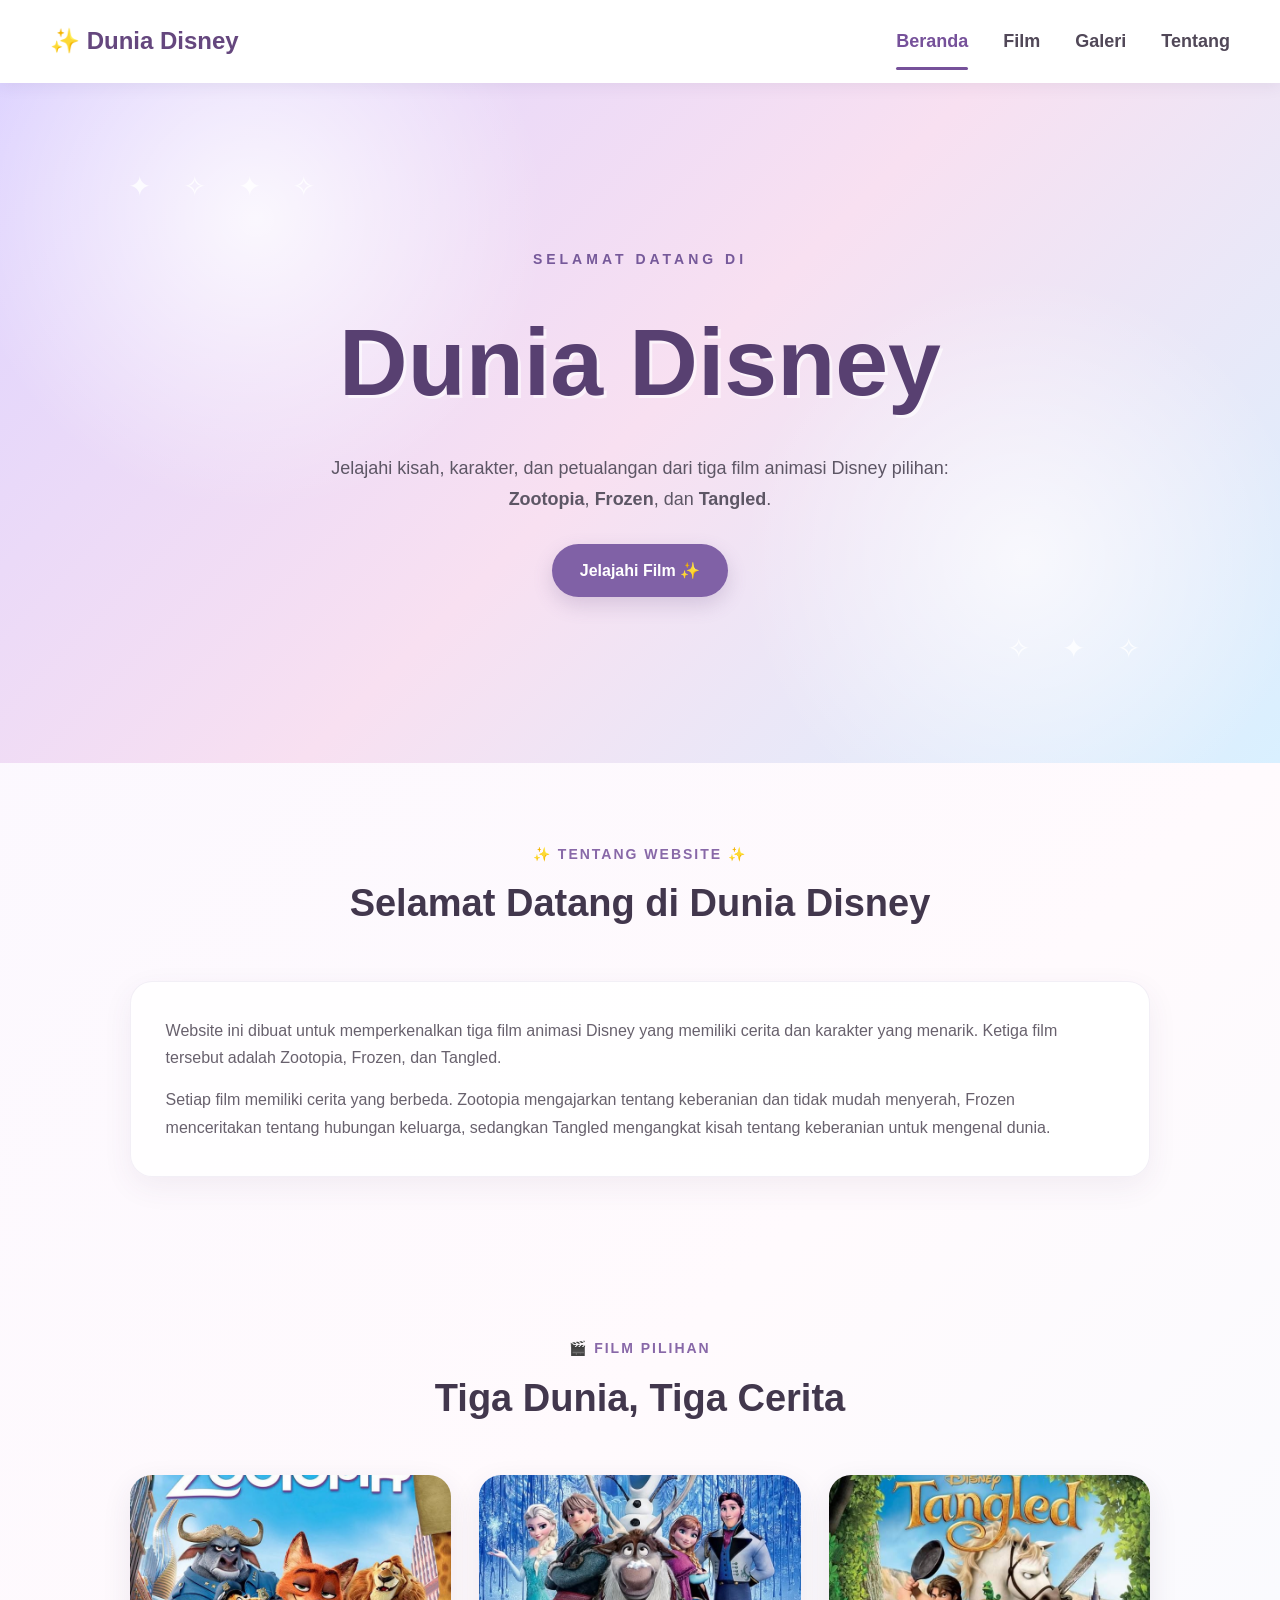
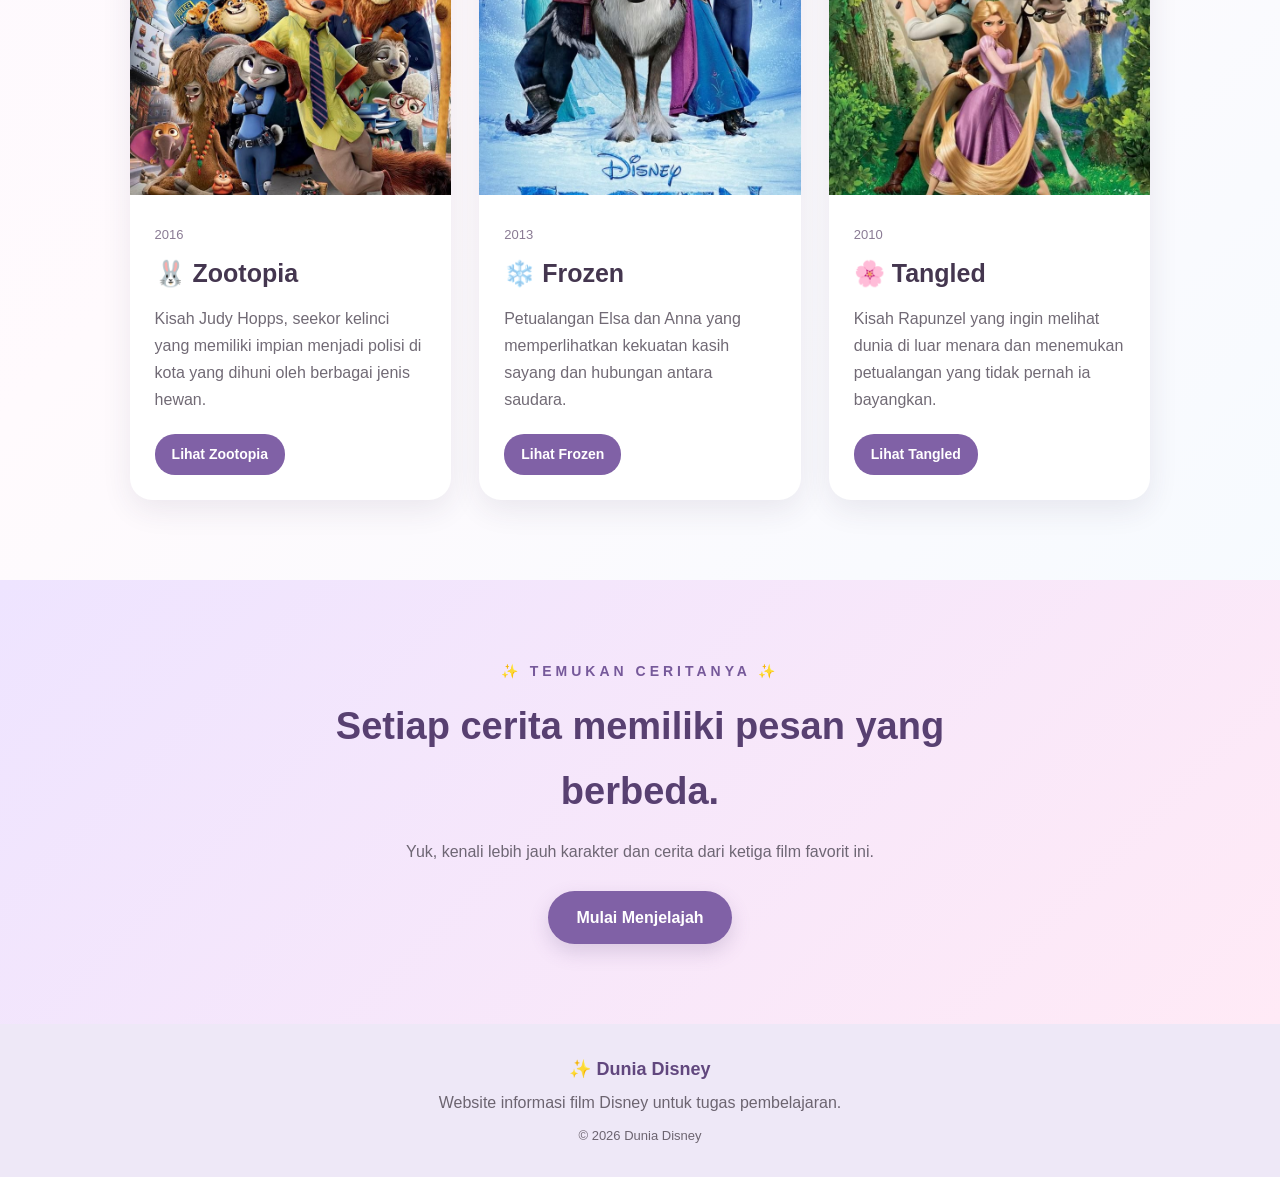
<file: index.html>
<!DOCTYPE html>
<html lang="id">

<head>
    <meta charset="UTF-8">
    <meta name="viewport" content="width=device-width, initial-scale=1.0">

    <title>Dunia Disney | Beranda</title>

    <!-- Menghubungkan HTML dengan CSS -->
    <link rel="stylesheet" href="css/style.css">
</head>


<body>

    <!-- ================= NAVBAR ================= -->

    <header class="navbar">

        <div class="logo">
            ✨ Dunia Disney
        </div>

        <div class="menu">

            <!-- Hanya Beranda yang aktif -->
            <a href="index.html" class="aktif">
                Beranda
            </a>

            <a href="movies.html">
                Film
            </a>

            <a href="gallery.html">
                Galeri
            </a>

            <a href="about.html">
                Tentang
            </a>

        </div>

    </header>


    <!-- ================= HERO ================= -->

    <section class="hero">

        <div class="hero-content">

            <p class="teks-kecil">
                SELAMAT DATANG DI
            </p>

            <h1>
                Dunia Disney
            </h1>

            <p class="deskripsi-hero">
                Jelajahi kisah, karakter, dan petualangan
                dari tiga film animasi Disney pilihan:
                <b>Zootopia</b>, <b>Frozen</b>, dan <b>Tangled</b>.
            </p>

            <a href="movies.html" class="tombol">
                Jelajahi Film ✨
            </a>

        </div>

    </section>


    <!-- ================= PENGENALAN ================= -->

    <section class="bagian">

        <div class="judul-bagian">

            <p>
                ✨ TENTANG WEBSITE ✨
            </p>

            <h2>
                Selamat Datang di Dunia Disney
            </h2>

        </div>


        <div class="kotak-pengenalan">

            <p>
                Website ini dibuat untuk memperkenalkan tiga film
                animasi Disney yang memiliki cerita dan karakter
                yang menarik. Ketiga film tersebut adalah
                Zootopia, Frozen, dan Tangled.
            </p>

            <p>
                Setiap film memiliki cerita yang berbeda.
                Zootopia mengajarkan tentang keberanian dan
                tidak mudah menyerah, Frozen menceritakan tentang
                hubungan keluarga, sedangkan Tangled mengangkat
                kisah tentang keberanian untuk mengenal dunia.
            </p>

        </div>

    </section>


    <!-- ================= FILM PILIHAN ================= -->

    <section class="bagian bagian-film">

        <div class="judul-bagian">

            <p>
                🎬 FILM PILIHAN
            </p>

            <h2>
                Tiga Dunia, Tiga Cerita
            </h2>

        </div>


        <div class="kartu-film">


            <!-- ================= ZOOTOPIA ================= -->

            <div class="film-card">

                <div class="gambar-film">

                    <img
                        src="images/zootopia.jpg"
                        alt="Poster Zootopia"
                    >

                </div>


                <div class="isi-card">

                    <span class="tahun">
                        2016
                    </span>

                    <h3>
                        🐰 Zootopia
                    </h3>

                    <p>
                        Kisah Judy Hopps, seekor kelinci yang
                        memiliki impian menjadi polisi di kota
                        yang dihuni oleh berbagai jenis hewan.
                    </p>

                    <a
                        href="zootopia.html"
                        class="tombol-card"
                    >
                        Lihat Zootopia
                    </a>

                </div>

            </div>


            <!-- ================= FROZEN ================= -->

            <div class="film-card">

                <div class="gambar-film">

                    <img
                        src="images/frozen.jpg"
                        alt="Poster Frozen"
                    >

                </div>


                <div class="isi-card">

                    <span class="tahun">
                        2013
                    </span>

                    <h3>
                        ❄️ Frozen
                    </h3>

                    <p>
                        Petualangan Elsa dan Anna yang
                        memperlihatkan kekuatan kasih sayang
                        dan hubungan antara saudara.
                    </p>

                    <a
                        href="frozen.html"
                        class="tombol-card"
                    >
                        Lihat Frozen
                    </a>

                </div>

            </div>


            <!-- ================= TANGLED ================= -->

            <div class="film-card">

                <div class="gambar-film">

                    <img
                        src="images/tangled.jpg"
                        alt="Poster Tangled"
                    >

                </div>


                <div class="isi-card">

                    <span class="tahun">
                        2010
                    </span>

                    <h3>
                        🌸 Tangled
                    </h3>

                    <p>
                        Kisah Rapunzel yang ingin melihat dunia
                        di luar menara dan menemukan petualangan
                        yang tidak pernah ia bayangkan.
                    </p>

                    <a
                        href="tangled.html"
                        class="tombol-card"
                    >
                        Lihat Tangled
                    </a>

                </div>

            </div>

        </div>

    </section>


    <!-- ================= PESAN ================= -->

    <section class="pesan-section">

        <div class="pesan-box">

            <p class="teks-kecil">
                ✨ TEMUKAN CERITANYA ✨
            </p>

            <h2>
                Setiap cerita memiliki
                pesan yang berbeda.
            </h2>

            <p>
                Yuk, kenali lebih jauh karakter dan cerita
                dari ketiga film favorit ini.
            </p>

            <a href="movies.html" class="tombol">
                Mulai Menjelajah
            </a>

        </div>

    </section>


    <!-- ================= FOOTER ================= -->

    <footer>

        <div class="logo-footer">
            ✨ Dunia Disney
        </div>

        <p>
            Website informasi film Disney untuk tugas pembelajaran.
        </p>

        <p class="copyright">
            © 2026 Dunia Disney
        </p>

    </footer>


    <!-- ================= JAVASCRIPT ================= -->

    <script src="js/script.js"></script>

</body>

</html>
</file>
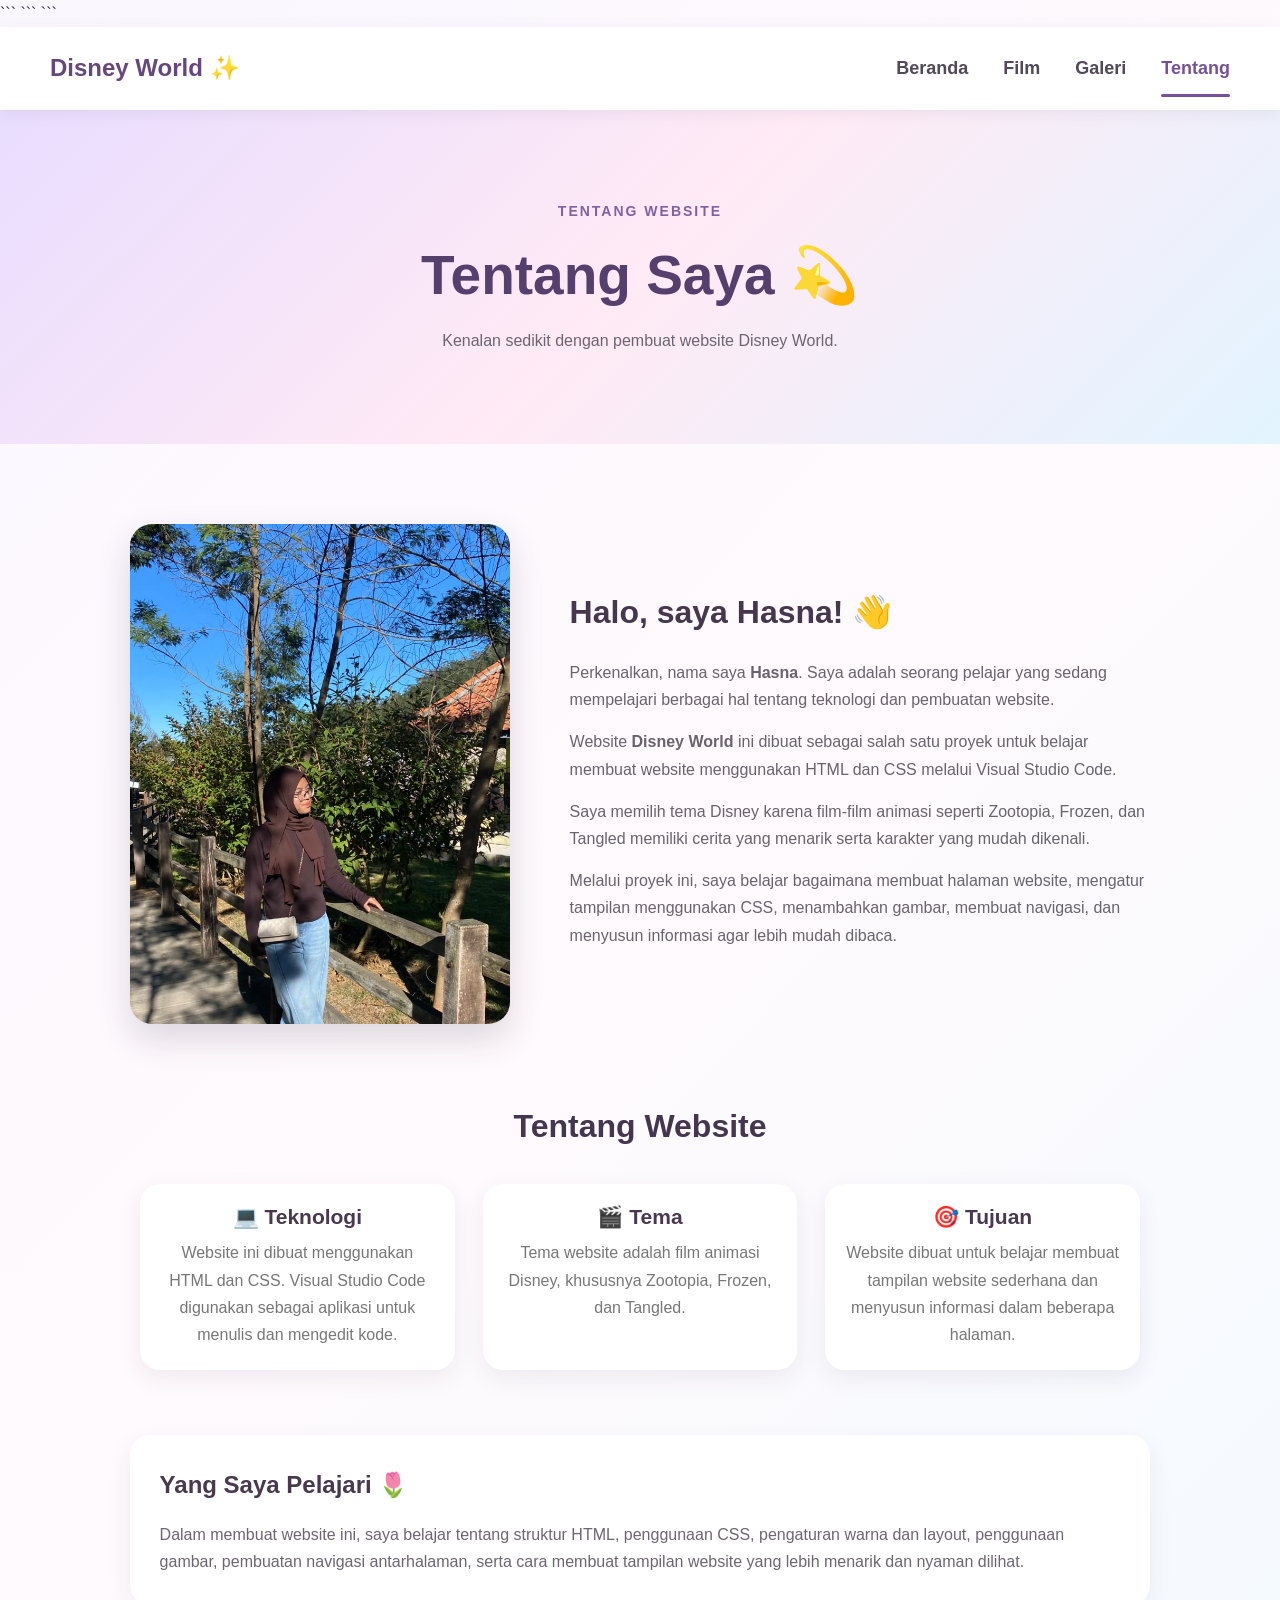
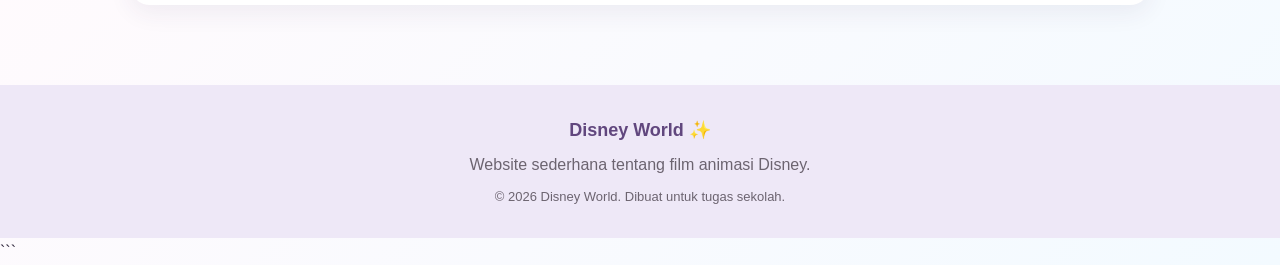
<file: about.html>
<!DOCTYPE html>

<html lang="id">

<head>
    <meta charset="UTF-8">
    <meta name="viewport" content="width=device-width, initial-scale=1.0">

```
<title>Tentang Saya - Disney World</title>

<link rel="stylesheet" href="css/style.css">
```

</head>

<body>

```
<!-- NAVBAR -->
<nav class="navbar">
    <div class="logo">Disney World ✨</div>

    <div class="menu">
        <a href="index.html">Beranda</a>
        <a href="movies.html">Film</a>
        <a href="gallery.html">Galeri</a>
        <a href="about.html" class="aktif">Tentang</a>
    </div>
</nav>


<!-- HEADER -->
<header class="header-halaman">

    <p class="teks-kecil">TENTANG WEBSITE</p>

    <h1>Tentang Saya 💫</h1>

    <p>
        Kenalan sedikit dengan pembuat website Disney World.
    </p>

</header>


<!-- ABOUT ME -->
<section class="detail">

    <div class="informasi-film">

        <!-- FOTO PROFIL -->
        <div class="poster">
            <img src="images/foto-profile.jpg" alt="Foto profil Hasna">
        </div>


        <!-- DESKRIPSI -->
        <div class="deskripsi-film">

            <h2>Halo, saya Hasna! 👋</h2>

            <p>
                Perkenalkan, nama saya <strong>Hasna</strong>.
                Saya adalah seorang pelajar yang sedang mempelajari
                berbagai hal tentang teknologi dan pembuatan website.
            </p>

            <p>
                Website <strong>Disney World</strong> ini dibuat sebagai
                salah satu proyek untuk belajar membuat website
                menggunakan HTML dan CSS melalui Visual Studio Code.
            </p>

            <p>
                Saya memilih tema Disney karena film-film animasi
                seperti Zootopia, Frozen, dan Tangled memiliki cerita
                yang menarik serta karakter yang mudah dikenali.
            </p>

            <p>
                Melalui proyek ini, saya belajar bagaimana membuat
                halaman website, mengatur tampilan menggunakan CSS,
                menambahkan gambar, membuat navigasi, dan menyusun
                informasi agar lebih mudah dibaca.
            </p>

        </div>

    </div>


    <!-- DATA SINGKAT -->
    <div class="bagian-karakter">

        <h2 class="judul-bagian">Tentang Website</h2>

        <div class="karakter-grid">

            <div class="karakter-card">
                <h3>💻 Teknologi</h3>

                <p>
                    Website ini dibuat menggunakan HTML dan CSS.
                    Visual Studio Code digunakan sebagai aplikasi
                    untuk menulis dan mengedit kode.
                </p>
            </div>


            <div class="karakter-card">
                <h3>🎬 Tema</h3>

                <p>
                    Tema website adalah film animasi Disney,
                    khususnya Zootopia, Frozen, dan Tangled.
                </p>
            </div>


            <div class="karakter-card">
                <h3>🎯 Tujuan</h3>

                <p>
                    Website dibuat untuk belajar membuat tampilan
                    website sederhana dan menyusun informasi
                    dalam beberapa halaman.
                </p>
            </div>

        </div>

    </div>


    <!-- KEMAMPUAN -->
    <div class="fakta">

        <h2>Yang Saya Pelajari 🌷</h2>

        <p>
            Dalam membuat website ini, saya belajar tentang struktur
            HTML, penggunaan CSS, pengaturan warna dan layout,
            penggunaan gambar, pembuatan navigasi antarhalaman,
            serta cara membuat tampilan website yang lebih menarik
            dan nyaman dilihat.
        </p>

    </div>

</section>


<!-- FOOTER -->
<footer>

    <div class="logo-footer">
        Disney World ✨
    </div>

    <p>
        Website sederhana tentang film animasi Disney.
    </p>

    <p class="copyright">
        © 2026 Disney World. Dibuat untuk tugas sekolah.
    </p>

</footer>
```

</body>
</html>
</file>
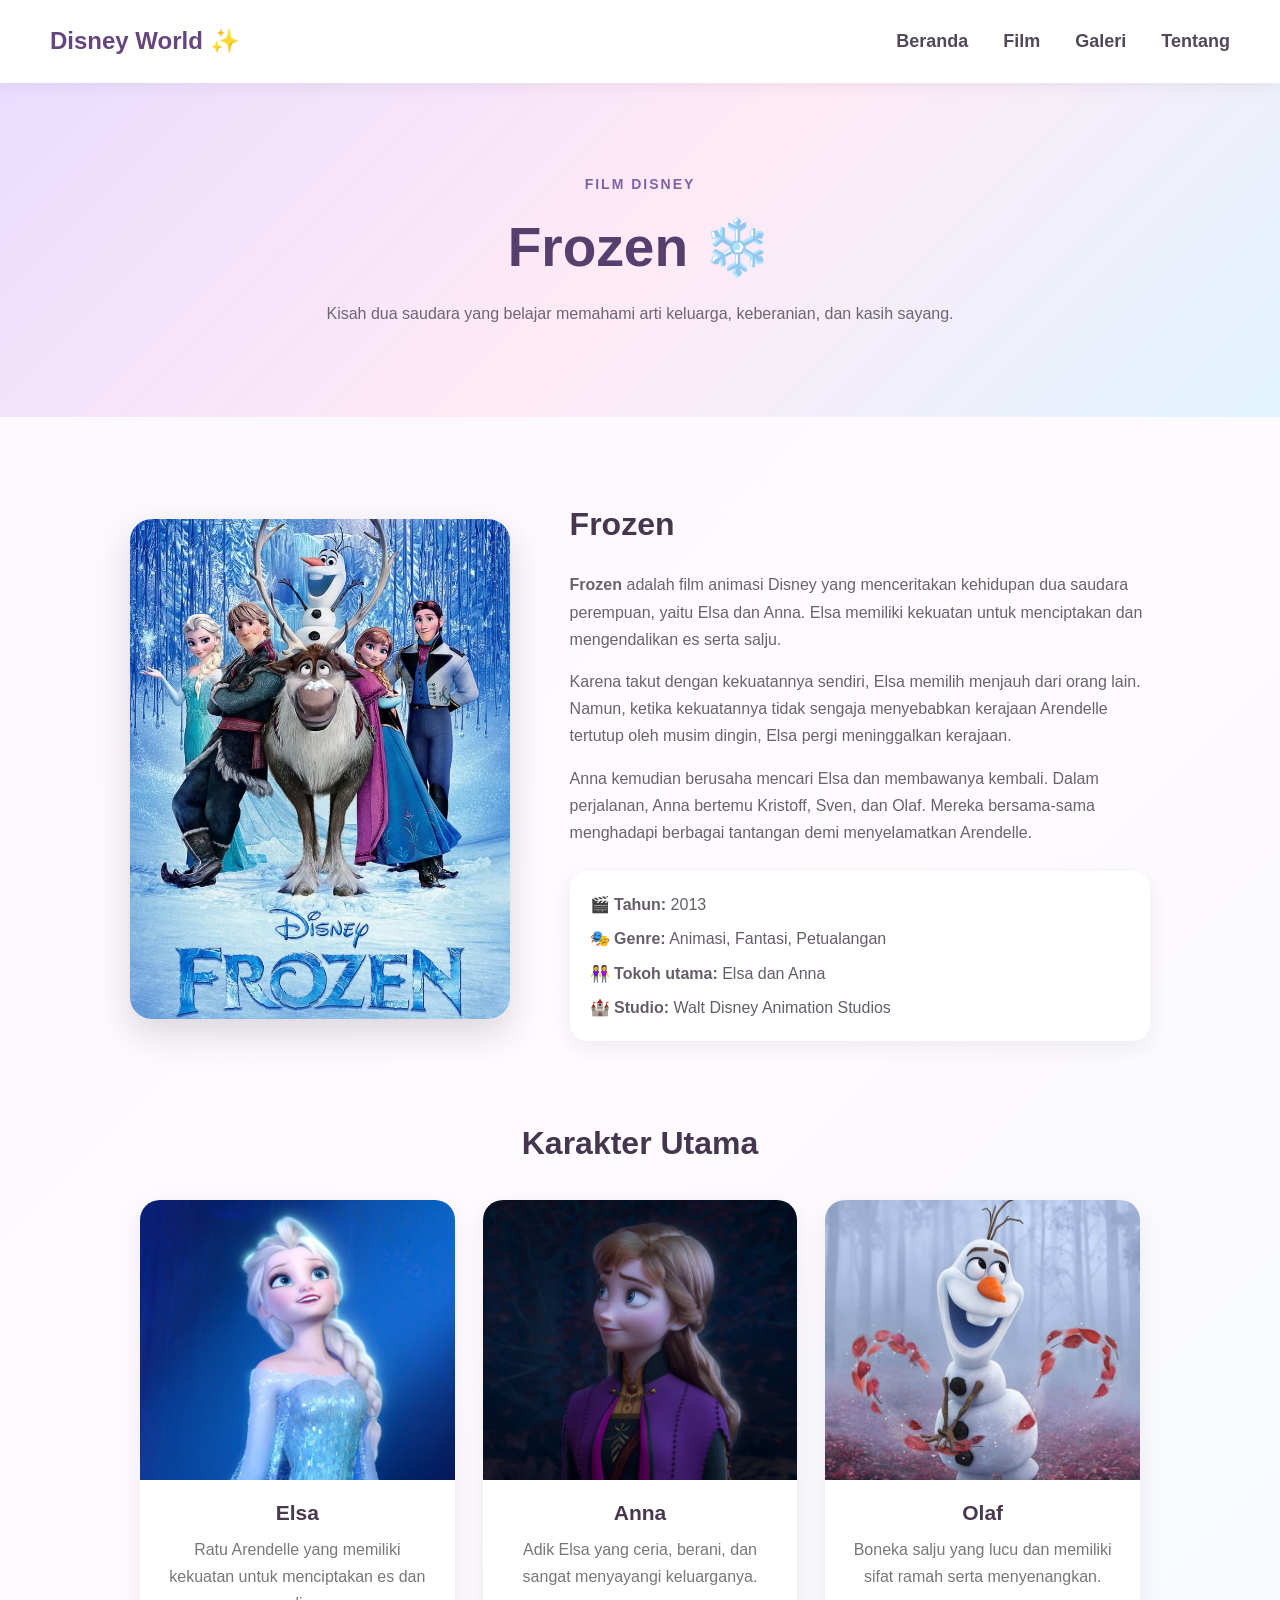
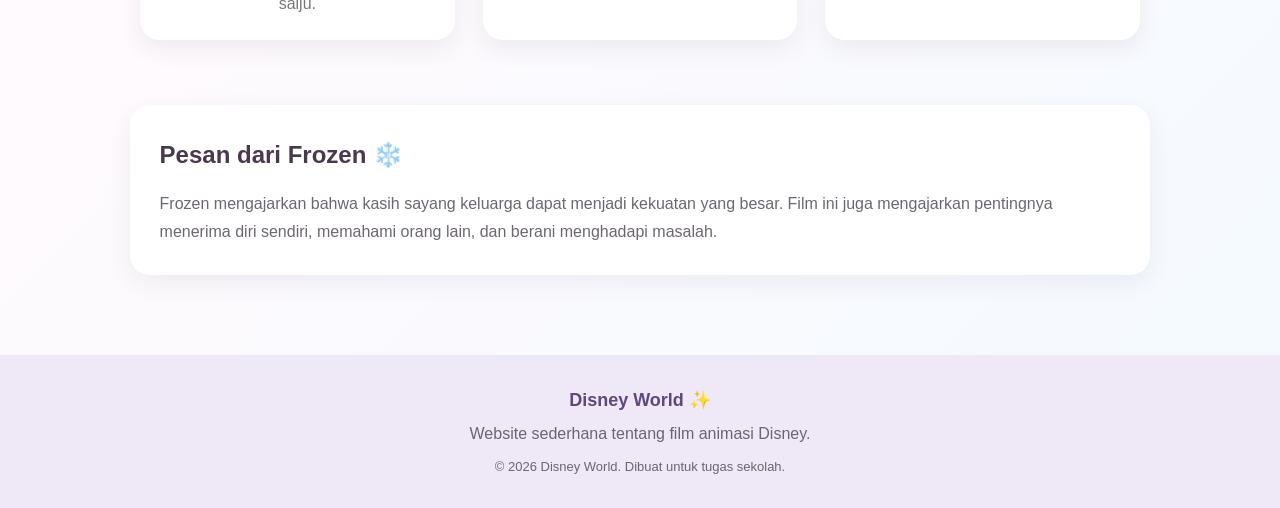
<file: frozen.html>
<!DOCTYPE html>
<html lang="id">
<head>
    <meta charset="UTF-8">
    <meta name="viewport" content="width=device-width, initial-scale=1.0">
    <title>Frozen - Disney World</title>

    <link rel="stylesheet" href="css/style.css">
</head>

<body>

    <!-- NAVBAR -->
    <nav class="navbar">
        <div class="logo">Disney World ✨</div>

        <div class="menu">
            <a href="index.html">Beranda</a>
            <a href="movies.html">Film</a>
            <a href="gallery.html">Galeri</a>
            <a href="about.html">Tentang</a>
        </div>
    </nav>


    <!-- HEADER -->
    <header class="header-halaman">
        <p class="teks-kecil">FILM DISNEY</p>
        <h1>Frozen ❄️</h1>
        <p>
            Kisah dua saudara yang belajar memahami arti
            keluarga, keberanian, dan kasih sayang.
        </p>
    </header>


    <!-- INFORMASI FILM -->
    <section class="detail">

        <div class="informasi-film">

            <div class="poster">
                <img src="images/frozen.jpg" alt="Poster film Frozen">
            </div>

            <div class="deskripsi-film">

                <h2>Frozen</h2>

                <p>
                    <strong>Frozen</strong> adalah film animasi Disney
                    yang menceritakan kehidupan dua saudara perempuan,
                    yaitu Elsa dan Anna. Elsa memiliki kekuatan untuk
                    menciptakan dan mengendalikan es serta salju.
                </p>

                <p>
                    Karena takut dengan kekuatannya sendiri, Elsa memilih
                    menjauh dari orang lain. Namun, ketika kekuatannya
                    tidak sengaja menyebabkan kerajaan Arendelle tertutup
                    oleh musim dingin, Elsa pergi meninggalkan kerajaan.
                </p>

                <p>
                    Anna kemudian berusaha mencari Elsa dan membawanya
                    kembali. Dalam perjalanan, Anna bertemu Kristoff,
                    Sven, dan Olaf. Mereka bersama-sama menghadapi
                    berbagai tantangan demi menyelamatkan Arendelle.
                </p>

                <div class="detail-info">
                    <p><strong>🎬 Tahun:</strong> 2013</p>
                    <p><strong>🎭 Genre:</strong> Animasi, Fantasi, Petualangan</p>
                    <p><strong>👭 Tokoh utama:</strong> Elsa dan Anna</p>
                    <p><strong>🏰 Studio:</strong> Walt Disney Animation Studios</p>
                </div>

            </div>

        </div>


        <!-- KARAKTER -->
        <div class="bagian-karakter">

            <h2 class="judul-bagian">Karakter Utama</h2>

            <div class="karakter-grid">

                <div class="karakter-card">
                    <img src="images/elsa.jpg" alt="Elsa">
                    <h3>Elsa</h3>
                    <p>
                        Ratu Arendelle yang memiliki kekuatan untuk
                        menciptakan es dan salju.
                    </p>
                </div>

                <div class="karakter-card">
                    <img src="images/anna.jpg" alt="Anna">
                    <h3>Anna</h3>
                    <p>
                        Adik Elsa yang ceria, berani, dan sangat menyayangi
                        keluarganya.
                    </p>
                </div>

                <div class="karakter-card">
                    <img src="images/olaf.jpg" alt="Olaf">
                    <h3>Olaf</h3>
                    <p>
                        Boneka salju yang lucu dan memiliki sifat
                        ramah serta menyenangkan.
                    </p>
                </div>

            </div>

        </div>


        <!-- PESAN -->
        <div class="fakta">

            <h2>Pesan dari Frozen ❄️</h2>

            <p>
                Frozen mengajarkan bahwa kasih sayang keluarga dapat
                menjadi kekuatan yang besar. Film ini juga mengajarkan
                pentingnya menerima diri sendiri, memahami orang lain,
                dan berani menghadapi masalah.
            </p>

        </div>

    </section>


    <!-- FOOTER -->
    <footer>
        <div class="logo-footer">Disney World ✨</div>
        <p>Website sederhana tentang film animasi Disney.</p>
        <p class="copyright">
            © 2026 Disney World. Dibuat untuk tugas sekolah.
        </p>
    </footer>

</body>
</html>
</file>
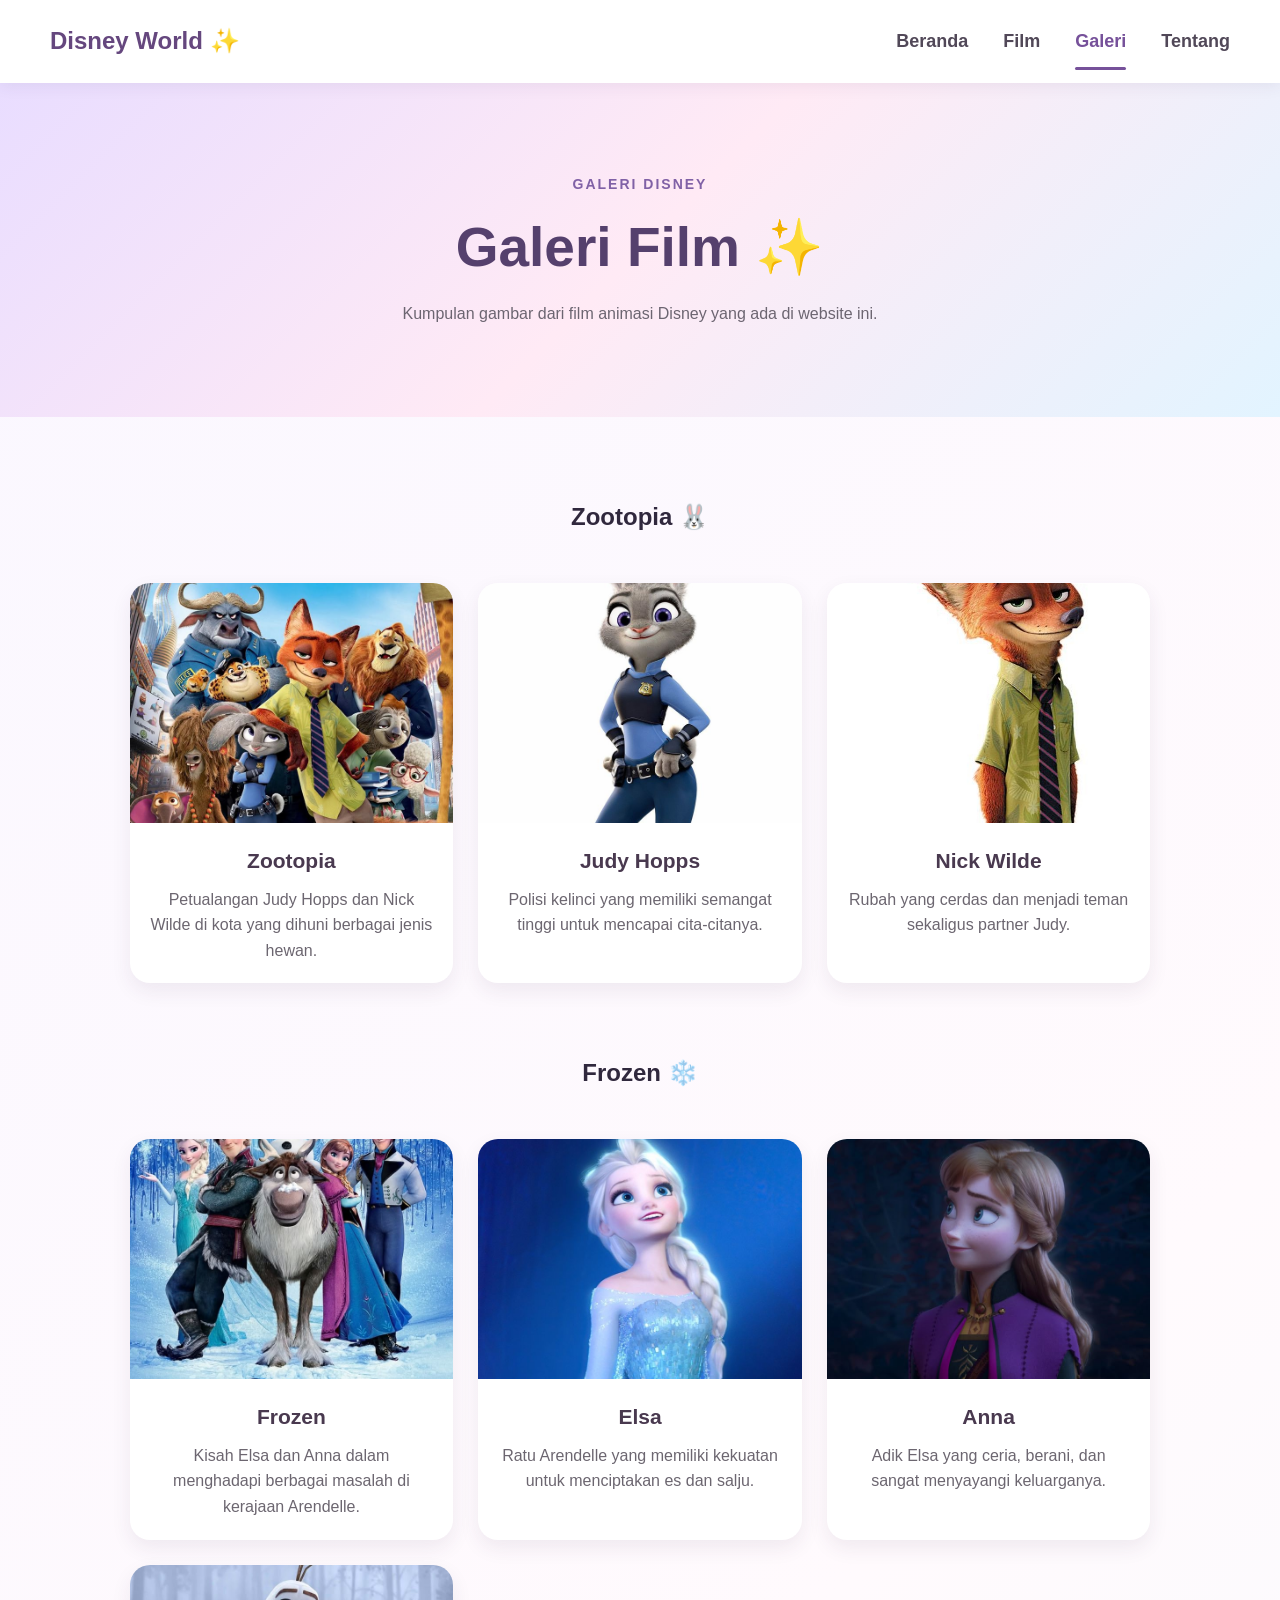
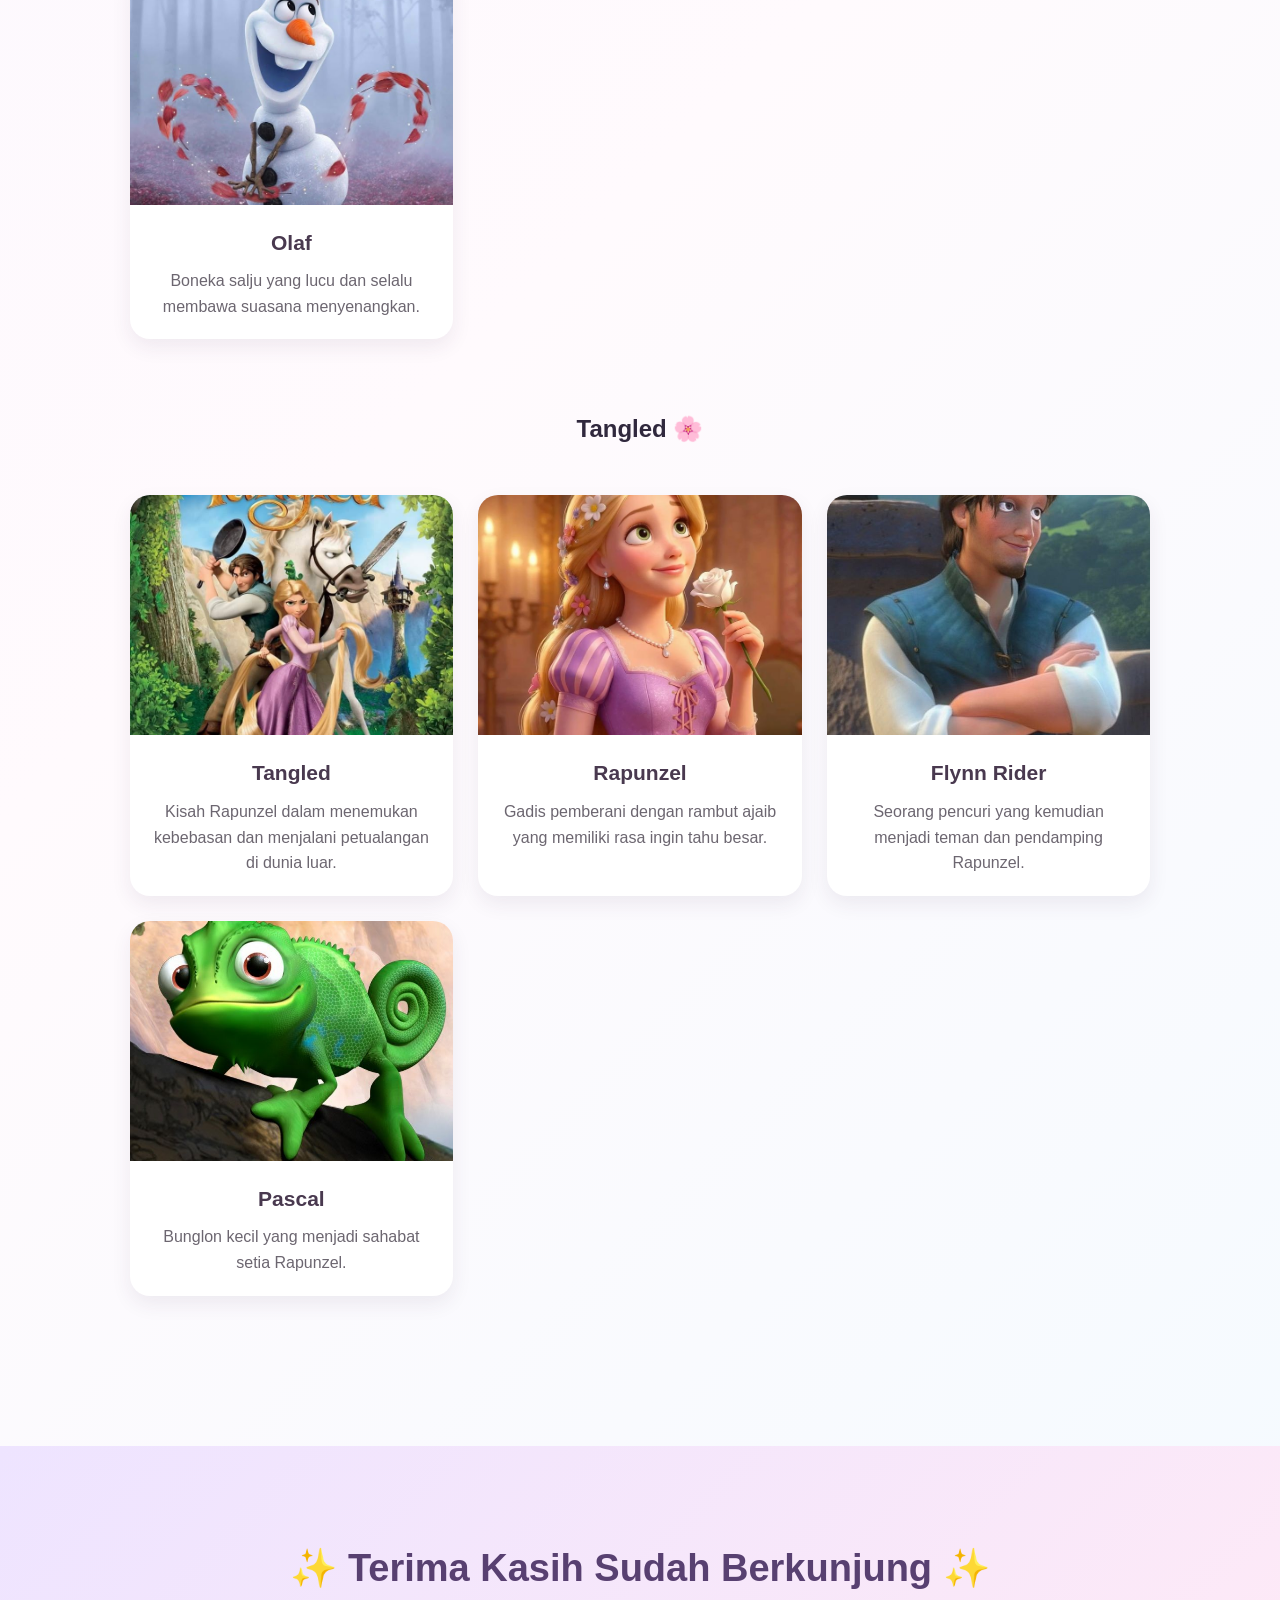
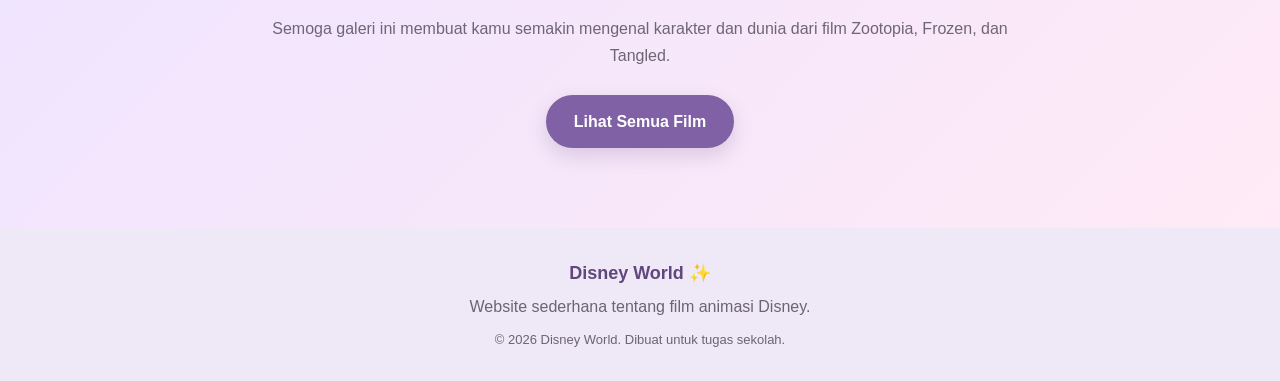
<file: gallery.html>
<!DOCTYPE html>
<html lang="id">
<head>
    <meta charset="UTF-8">
    <meta name="viewport" content="width=device-width, initial-scale=1.0">

    <title>Galeri - Disney World</title>

    <link rel="stylesheet" href="css/style.css">
</head>

<body>

    <nav class="navbar">
    <div class="logo">Disney World ✨</div>

    <div class="menu">
        <a href="index.html">Beranda</a>
        <a href="movies.html">Film</a>
        <a href="gallery.html" class="aktif">Galeri</a>
        <a href="about.html">Tentang</a>
    </div>
</nav>

    </nav>


    <!-- HEADER -->
    <header class="header-halaman">

        <p class="teks-kecil">GALERI DISNEY</p>

        <h1>Galeri Film ✨</h1>

        <p>
            Kumpulan gambar dari film animasi Disney yang
            ada di website ini.
        </p>

    </header>


    <!-- GALERI -->
    <section class="bagian">

        <h2 class="judul-bagian">
            Zootopia 🐰
        </h2>

        <div class="galeri-grid">

            <div class="galeri-item">
                <img src="images/zootopia.jpg" alt="Film Zootopia">
                <div class="galeri-caption">
                    <h3>Zootopia</h3>
                    <p>
                        Petualangan Judy Hopps dan Nick Wilde
                        di kota yang dihuni berbagai jenis hewan.
                    </p>
                </div>
            </div>


            <div class="galeri-item">
                <img src="images/judy.jpg" alt="Judy Hopps">
                <div class="galeri-caption">
                    <h3>Judy Hopps</h3>
                    <p>
                        Polisi kelinci yang memiliki semangat
                        tinggi untuk mencapai cita-citanya.
                    </p>
                </div>
            </div>


            <div class="galeri-item">
                <img src="images/nick.jpg" alt="Nick Wilde">
                <div class="galeri-caption">
                    <h3>Nick Wilde</h3>
                    <p>
                        Rubah yang cerdas dan menjadi teman
                        sekaligus partner Judy.
                    </p>
                </div>
            </div>

        </div>


        <!-- FROZEN -->
        <h2 class="judul-bagian">
            Frozen ❄️
        </h2>

        <div class="galeri-grid">

            <div class="galeri-item">
                <img src="images/frozen.jpg" alt="Film Frozen">
                <div class="galeri-caption">
                    <h3>Frozen</h3>
                    <p>
                        Kisah Elsa dan Anna dalam menghadapi
                        berbagai masalah di kerajaan Arendelle.
                    </p>
                </div>
            </div>


            <div class="galeri-item">
                <img src="images/elsa.jpg" alt="Elsa">
                <div class="galeri-caption">
                    <h3>Elsa</h3>
                    <p>
                        Ratu Arendelle yang memiliki kekuatan
                        untuk menciptakan es dan salju.
                    </p>
                </div>
            </div>


            <div class="galeri-item">
                <img src="images/anna.jpg" alt="Anna">
                <div class="galeri-caption">
                    <h3>Anna</h3>
                    <p>
                        Adik Elsa yang ceria, berani,
                        dan sangat menyayangi keluarganya.
                    </p>
                </div>
            </div>


            <div class="galeri-item">
                <img src="images/olaf.jpg" alt="Olaf">
                <div class="galeri-caption">
                    <h3>Olaf</h3>
                    <p>
                        Boneka salju yang lucu dan selalu
                        membawa suasana menyenangkan.
                    </p>
                </div>
            </div>

        </div>


        <!-- TANGLED -->
        <h2 class="judul-bagian">
            Tangled 🌸
        </h2>

        <div class="galeri-grid">

            <div class="galeri-item">
                <img src="images/tangled.jpg" alt="Film Tangled">
                <div class="galeri-caption">
                    <h3>Tangled</h3>
                    <p>
                        Kisah Rapunzel dalam menemukan kebebasan
                        dan menjalani petualangan di dunia luar.
                    </p>
                </div>
            </div>


            <div class="galeri-item">
                <img src="images/rapunzel.jpg" alt="Rapunzel">
                <div class="galeri-caption">
                    <h3>Rapunzel</h3>
                    <p>
                        Gadis pemberani dengan rambut ajaib
                        yang memiliki rasa ingin tahu besar.
                    </p>
                </div>
            </div>


            <div class="galeri-item">
                <img src="images/flynn.jpg" alt="Flynn Rider">
                <div class="galeri-caption">
                    <h3>Flynn Rider</h3>
                    <p>
                        Seorang pencuri yang kemudian menjadi
                        teman dan pendamping Rapunzel.
                    </p>
                </div>
            </div>


            <div class="galeri-item">
                <img src="images/pascal.jpg" alt="Pascal">
                <div class="galeri-caption">
                    <h3>Pascal</h3>
                    <p>
                        Bunglon kecil yang menjadi sahabat
                        setia Rapunzel.
                    </p>
                </div>
            </div>

        </div>

    </section>


    <!-- PENUTUP -->
    <section class="pesan-section">

        <div class="pesan-box">

            <h2>✨ Terima Kasih Sudah Berkunjung ✨</h2>

            <p>
                Semoga galeri ini membuat kamu semakin mengenal
                karakter dan dunia dari film Zootopia, Frozen,
                dan Tangled.
            </p>

            <a href="movies.html" class="tombol">
                Lihat Semua Film
            </a>

        </div>

    </section>


    <!-- FOOTER -->
    <footer>

        <div class="logo-footer">
            Disney World ✨
        </div>

        <p>
            Website sederhana tentang film animasi Disney.
        </p>

        <p class="copyright">
            © 2026 Disney World. Dibuat untuk tugas sekolah.
        </p>

    </footer>


</body>
</html>
</file>
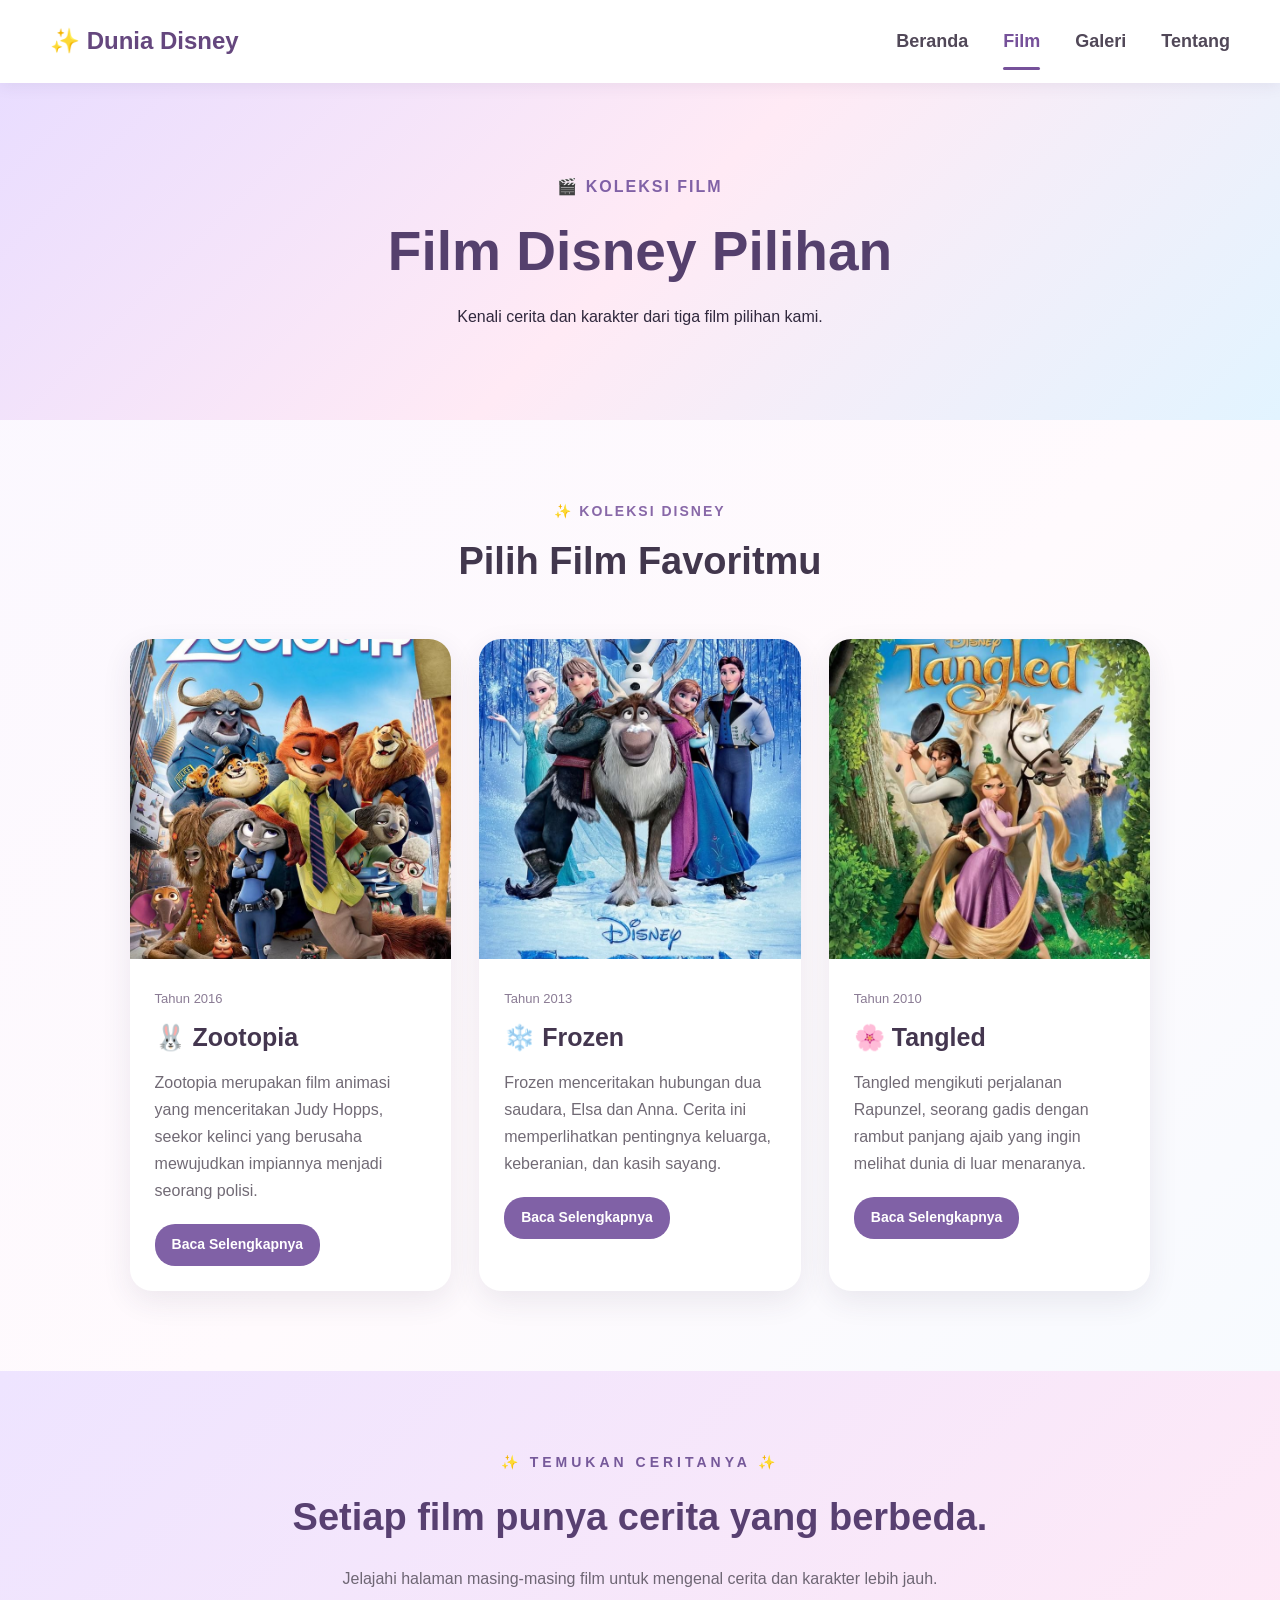
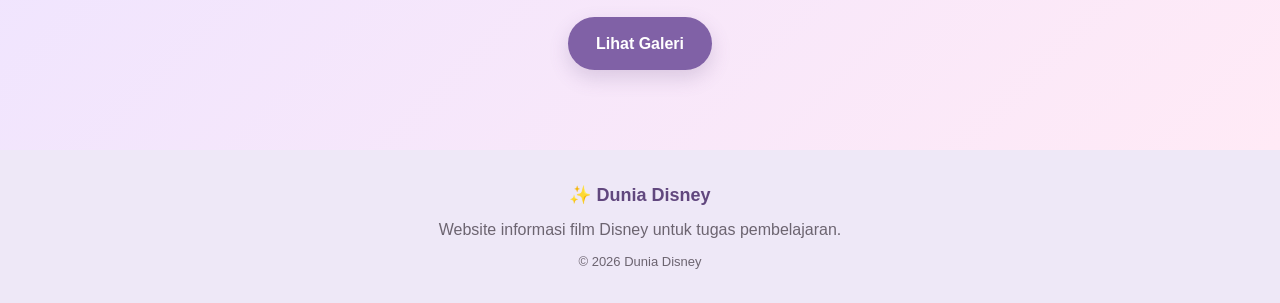
<file: movies.html>
<!DOCTYPE html>
<html lang="id">

<head>

    <meta charset="UTF-8">
    <meta name="viewport" content="width=device-width, initial-scale=1.0">

    <title>Dunia Disney | Film</title>

    <link rel="stylesheet" href="css/style.css">

</head>


<body>


    <!-- ================= NAVBAR ================= -->

    <header class="navbar">

        <div class="logo">
            ✨ Dunia Disney
        </div>

        <div class="menu">

            <a href="index.html">
                Beranda
            </a>

            <a href="movies.html" class="aktif">
                Film
            </a>

            <a href="gallery.html">
                Galeri
            </a>

            <a href="about.html">
                Tentang
            </a>

        </div>

    </header>


    <!-- ================= HEADER HALAMAN ================= -->

    <section class="header-halaman">

        <p>
            🎬 KOLEKSI FILM
        </p>

        <h1>
            Film Disney Pilihan
        </h1>

        <span>
            Kenali cerita dan karakter dari tiga film pilihan kami.
        </span>

    </section>


    <!-- ================= DAFTAR FILM ================= -->

    <section class="bagian">

        <div class="judul-bagian">

            <p>
                ✨ KOLEKSI DISNEY
            </p>

            <h2>
                Pilih Film Favoritmu
            </h2>

        </div>


        <div class="kartu-film">


            <!-- ================= ZOOTOPIA ================= -->

            <div class="film-card">

                <img
                    src="images/zootopia.jpg"
                    alt="Poster Zootopia"
                >

                <div class="isi-card">

                    <span class="tahun">
                        Tahun 2016
                    </span>

                    <h3>
                        🐰 Zootopia
                    </h3>

                    <p>
                        Zootopia merupakan film animasi yang
                        menceritakan Judy Hopps, seekor kelinci
                        yang berusaha mewujudkan impiannya
                        menjadi seorang polisi.
                    </p>

                    <a
                        href="zootopia.html"
                        class="tombol-card"
                    >
                        Baca Selengkapnya
                    </a>

                </div>

            </div>


            <!-- ================= FROZEN ================= -->

            <div class="film-card">

                <img
                    src="images/frozen.jpg"
                    alt="Poster Frozen"
                >

                <div class="isi-card">

                    <span class="tahun">
                        Tahun 2013
                    </span>

                    <h3>
                        ❄️ Frozen
                    </h3>

                    <p>
                        Frozen menceritakan hubungan dua saudara,
                        Elsa dan Anna. Cerita ini memperlihatkan
                        pentingnya keluarga, keberanian, dan kasih
                        sayang.
                    </p>

                    <a
                        href="frozen.html"
                        class="tombol-card"
                    >
                        Baca Selengkapnya
                    </a>

                </div>

            </div>


            <!-- ================= TANGLED ================= -->

            <div class="film-card">

                <img
                    src="images/tangled.jpg"
                    alt="Poster Tangled"
                >

                <div class="isi-card">

                    <span class="tahun">
                        Tahun 2010
                    </span>

                    <h3>
                        🌸 Tangled
                    </h3>

                    <p>
                        Tangled mengikuti perjalanan Rapunzel,
                        seorang gadis dengan rambut panjang
                        ajaib yang ingin melihat dunia di luar
                        menaranya.
                    </p>

                    <a
                        href="tangled.html"
                        class="tombol-card"
                    >
                        Baca Selengkapnya
                    </a>

                </div>

            </div>

        </div>

    </section>


    <!-- ================= PESAN ================= -->

    <section class="pesan-section">

        <div class="pesan-box">

            <p class="teks-kecil">
                ✨ TEMUKAN CERITANYA ✨
            </p>

            <h2>
                Setiap film punya cerita yang berbeda.
            </h2>

            <p>
                Jelajahi halaman masing-masing film untuk
                mengenal cerita dan karakter lebih jauh.
            </p>

            <a
                href="gallery.html"
                class="tombol"
            >
                Lihat Galeri
            </a>

        </div>

    </section>


    <!-- ================= FOOTER ================= -->

    <footer>

        <div class="logo-footer">
            ✨ Dunia Disney
        </div>

        <p>
            Website informasi film Disney untuk tugas pembelajaran.
        </p>

        <p class="copyright">
            © 2026 Dunia Disney
        </p>

    </footer>


    <!-- ================= JAVASCRIPT ================= -->

    <script src="js/script.js"></script>

</body>

</html>
</file>
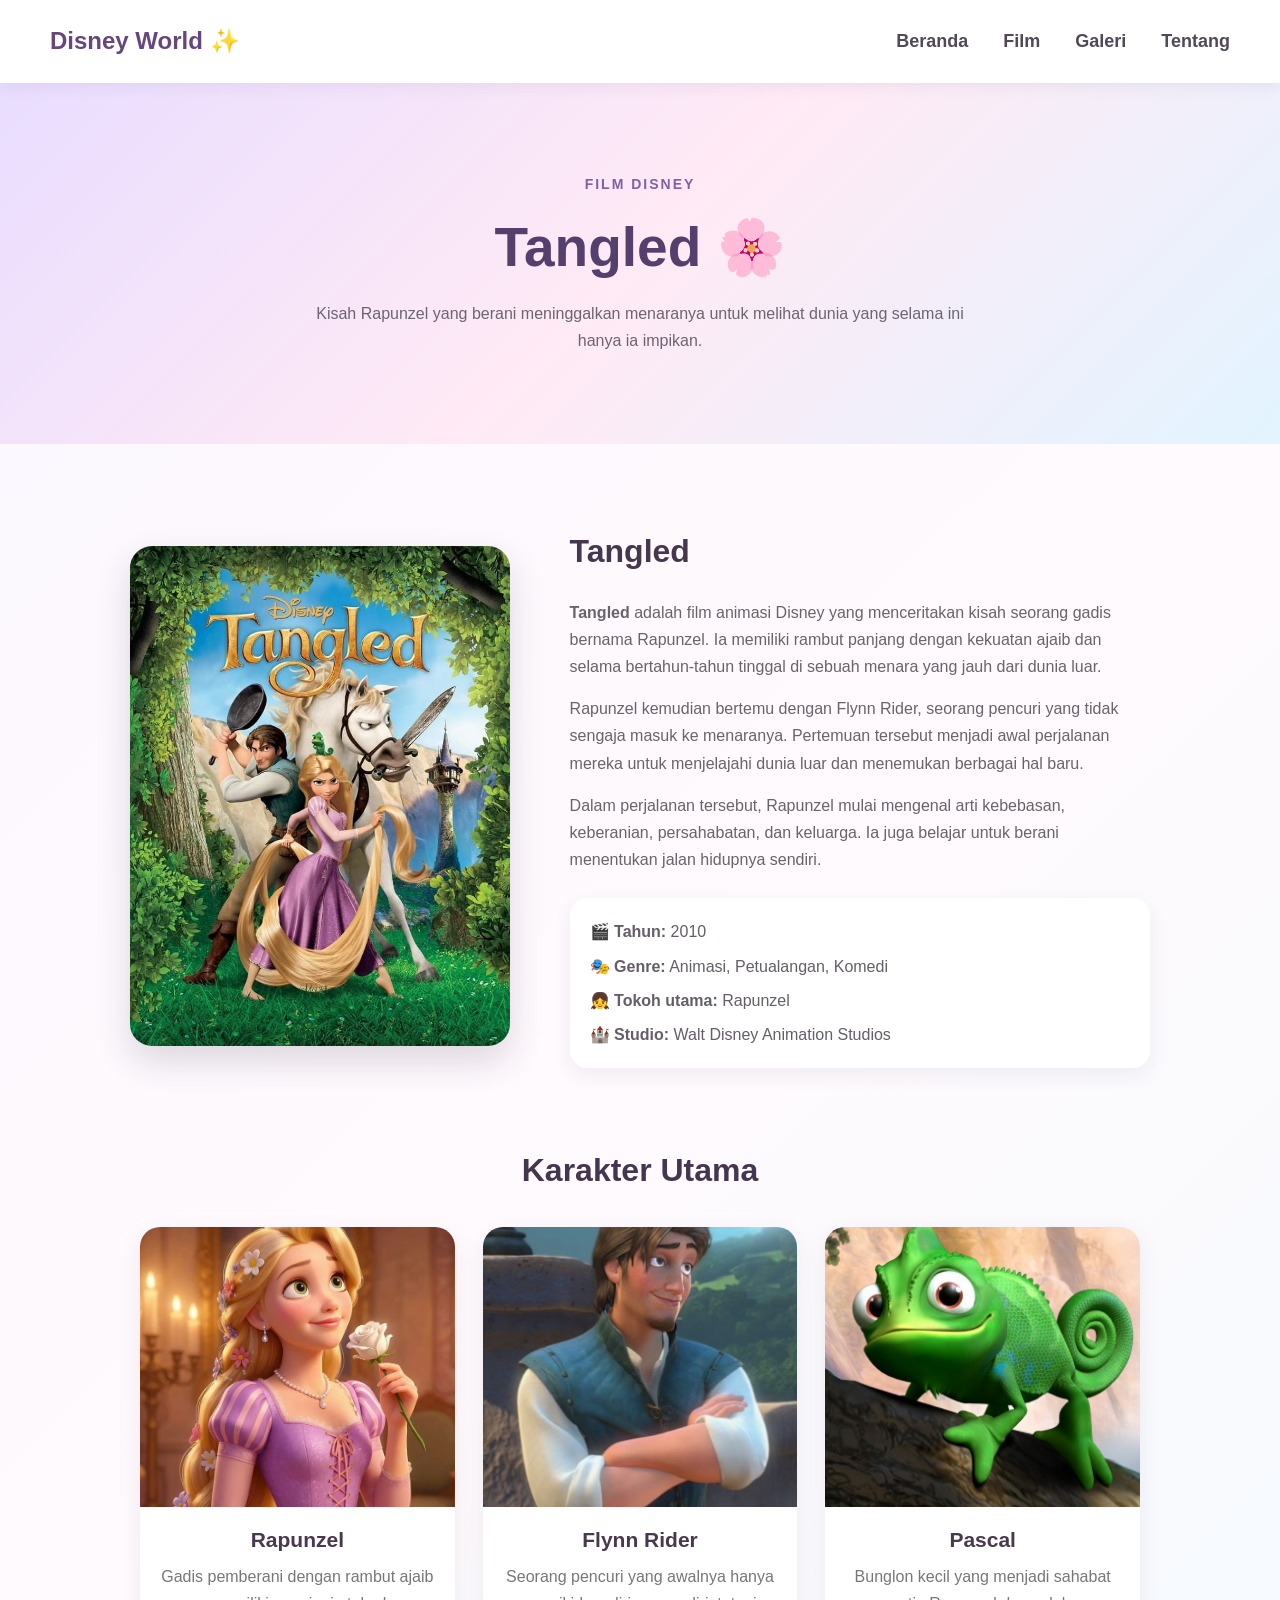
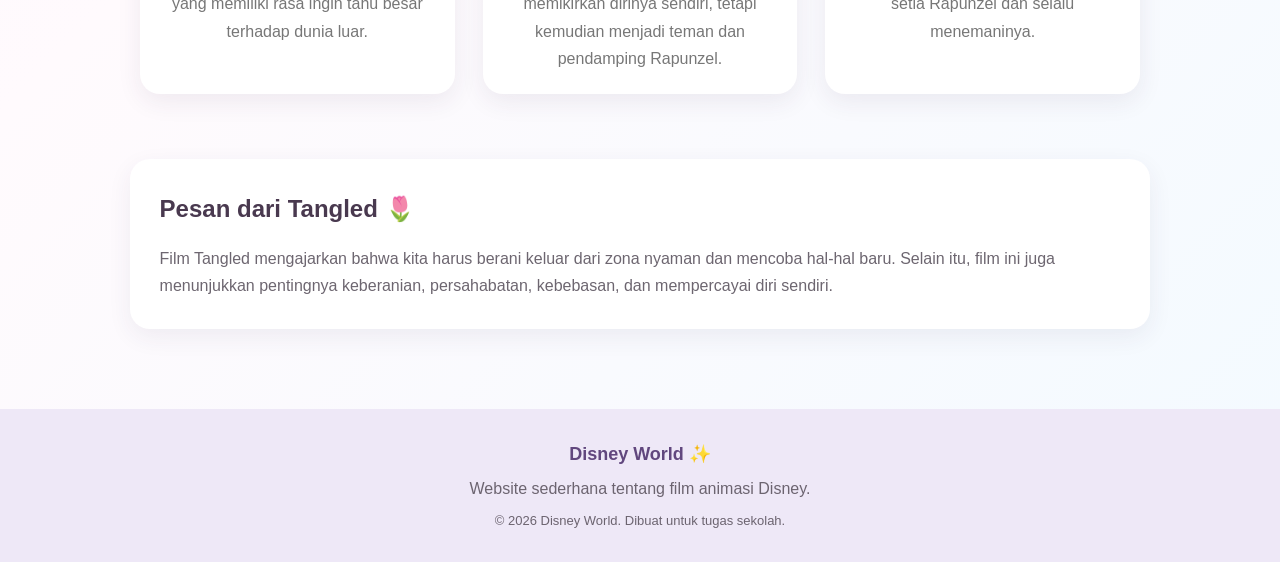
<file: tangled.html>
<!DOCTYPE html>
<html lang="id">
<head>
    <meta charset="UTF-8">
    <meta name="viewport" content="width=device-width, initial-scale=1.0">
    <title>Tangled - Disney World</title>

    <link rel="stylesheet" href="css/style.css">
</head>

<body>

    <!-- NAVBAR -->
    <nav class="navbar">
        <div class="logo">Disney World ✨</div>

        <div class="menu">
            <a href="index.html">Beranda</a>
            <a href="movies.html">Film</a>
            <a href="gallery.html">Galeri</a>
            <a href="about.html">Tentang</a>
        </div>
    </nav>


    <!-- HEADER -->
    <header class="header-halaman">
        <p class="teks-kecil">FILM DISNEY</p>
        <h1>Tangled 🌸</h1>
        <p>
            Kisah Rapunzel yang berani meninggalkan menaranya
            untuk melihat dunia yang selama ini hanya ia impikan.
        </p>
    </header>


    <!-- INFORMASI FILM -->
    <section class="detail">

        <div class="informasi-film">

            <div class="poster">
                <img src="images/tangled.jpg" alt="Poster film Tangled">
            </div>

            <div class="deskripsi-film">

                <h2>Tangled</h2>

                <p>
                    <strong>Tangled</strong> adalah film animasi Disney
                    yang menceritakan kisah seorang gadis bernama Rapunzel.
                    Ia memiliki rambut panjang dengan kekuatan ajaib dan
                    selama bertahun-tahun tinggal di sebuah menara yang jauh
                    dari dunia luar.
                </p>

                <p>
                    Rapunzel kemudian bertemu dengan Flynn Rider, seorang
                    pencuri yang tidak sengaja masuk ke menaranya. Pertemuan
                    tersebut menjadi awal perjalanan mereka untuk menjelajahi
                    dunia luar dan menemukan berbagai hal baru.
                </p>

                <p>
                    Dalam perjalanan tersebut, Rapunzel mulai mengenal arti
                    kebebasan, keberanian, persahabatan, dan keluarga.
                    Ia juga belajar untuk berani menentukan jalan hidupnya
                    sendiri.
                </p>

                <div class="detail-info">
                    <p><strong>🎬 Tahun:</strong> 2010</p>
                    <p><strong>🎭 Genre:</strong> Animasi, Petualangan, Komedi</p>
                    <p><strong>👧 Tokoh utama:</strong> Rapunzel</p>
                    <p><strong>🏰 Studio:</strong> Walt Disney Animation Studios</p>
                </div>

            </div>

        </div>


        <!-- KARAKTER -->
        <div class="bagian-karakter">

            <h2 class="judul-bagian">Karakter Utama</h2>

            <div class="karakter-grid">

                <div class="karakter-card">
                    <img src="images/rapunzel.jpg" alt="Rapunzel">
                    <h3>Rapunzel</h3>
                    <p>
                        Gadis pemberani dengan rambut ajaib yang
                        memiliki rasa ingin tahu besar terhadap dunia luar.
                    </p>
                </div>

                <div class="karakter-card">
                    <img src="images/flynn.jpg" alt="Flynn Rider">
                    <h3>Flynn Rider</h3>
                    <p>
                        Seorang pencuri yang awalnya hanya memikirkan
                        dirinya sendiri, tetapi kemudian menjadi teman
                        dan pendamping Rapunzel.
                    </p>
                </div>

                <div class="karakter-card">
                    <img src="images/pascal.jpg" alt="Pascal">
                    <h3>Pascal</h3>
                    <p>
                        Bunglon kecil yang menjadi sahabat setia Rapunzel
                        dan selalu menemaninya.
                    </p>
                </div>

            </div>

        </div>


        <!-- PESAN -->
        <div class="fakta">

            <h2>Pesan dari Tangled 🌷</h2>

            <p>
                Film Tangled mengajarkan bahwa kita harus berani keluar
                dari zona nyaman dan mencoba hal-hal baru. Selain itu,
                film ini juga menunjukkan pentingnya keberanian,
                persahabatan, kebebasan, dan mempercayai diri sendiri.
            </p>

        </div>

    </section>


    <!-- FOOTER -->
    <footer>
        <div class="logo-footer">Disney World ✨</div>
        <p>Website sederhana tentang film animasi Disney.</p>
        <p class="copyright">
            © 2026 Disney World. Dibuat untuk tugas sekolah.
        </p>
    </footer>

</body>
</html>
</file>
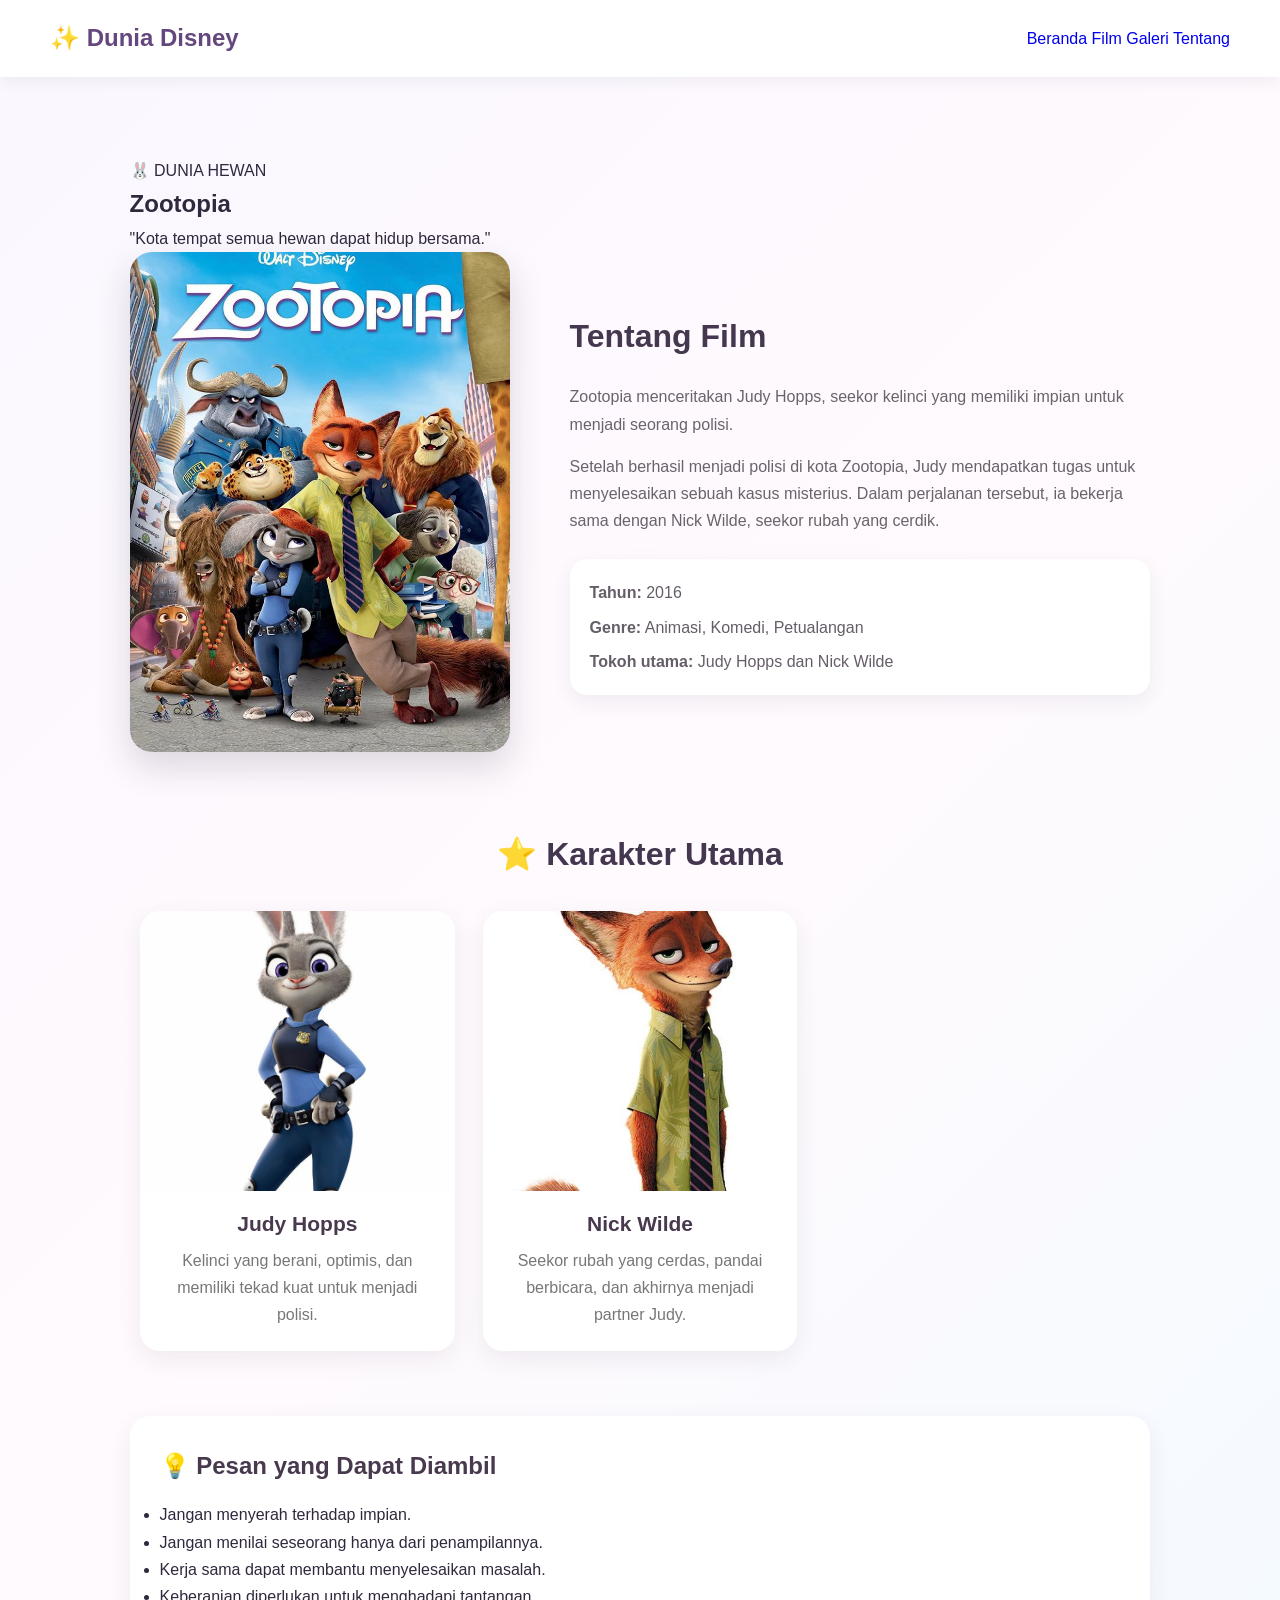
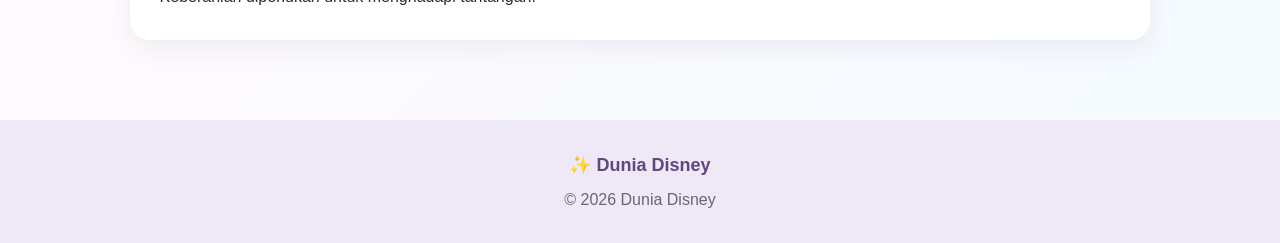
<file: zootopia.html>
<!DOCTYPE html>
<html lang="id">

<head>

    <meta charset="UTF-8">
    <meta name="viewport" content="width=device-width, initial-scale=1.0">

    <title>Dunia Disney | Zootopia</title>

    <link rel="stylesheet" href="css/style.css">

</head>

<body>


    <!-- NAVBAR -->

    <header class="navbar">

        <div class="logo">
            ✨ Dunia Disney
        </div>

        <nav>

            <a href="index.html">
                Beranda
            </a>

            <a href="movies.html" class="aktif">
                Film
            </a>

            <a href="gallery.html">
                Galeri
            </a>

            <a href="about.html">
                Tentang
            </a>

        </nav>

    </header>


    <!-- JUDUL -->

    <section class="detail zootopia">

        <div class="judul-detail">

            <p>🐰 DUNIA HEWAN</p>

            <h1>
                Zootopia
            </h1>

            <span>
                "Kota tempat semua hewan dapat hidup bersama."
            </span>

        </div>


        <!-- INFORMASI UTAMA -->

        <div class="informasi-film">

            <div class="poster">

                <img
                    src="images/zootopia.jpg"
                    alt="Poster Zootopia"
                >

            </div>


            <div class="deskripsi-film">

                <h2>
                    Tentang Film
                </h2>

                <p>
                    Zootopia menceritakan Judy Hopps, seekor
                    kelinci yang memiliki impian untuk menjadi
                    seorang polisi.
                </p>

                <p>
                    Setelah berhasil menjadi polisi di kota
                    Zootopia, Judy mendapatkan tugas untuk
                    menyelesaikan sebuah kasus misterius.
                    Dalam perjalanan tersebut, ia bekerja sama
                    dengan Nick Wilde, seekor rubah yang cerdik.
                </p>

                <div class="detail-info">

                    <p>
                        <b>Tahun:</b> 2016
                    </p>

                    <p>
                        <b>Genre:</b> Animasi, Komedi, Petualangan
                    </p>

                    <p>
                        <b>Tokoh utama:</b>
                        Judy Hopps dan Nick Wilde
                    </p>

                </div>

            </div>

        </div>


        <!-- KARAKTER -->

        <div class="bagian-karakter">

            <h2>
                ⭐ Karakter Utama
            </h2>


            <div class="karakter-grid">


                <div class="karakter-card">

                    <img
                        src="images/judy.jpg"
                        alt="Judy Hopps"
                    >

                    <h3>
                        Judy Hopps
                    </h3>

                    <p>
                        Kelinci yang berani, optimis, dan
                        memiliki tekad kuat untuk menjadi polisi.
                    </p>

                </div>


                <div class="karakter-card">

                    <img
                        src="images/nick.jpg"
                        alt="Nick Wilde"
                    >

                    <h3>
                        Nick Wilde
                    </h3>

                    <p>
                        Seekor rubah yang cerdas, pandai berbicara,
                        dan akhirnya menjadi partner Judy.
                    </p>

                </div>


            </div>

        </div>


        <!-- PESAN MORAL -->

        <div class="fakta">

            <h2>
                💡 Pesan yang Dapat Diambil
            </h2>

            <ul>

                <li>
                    Jangan menyerah terhadap impian.
                </li>

                <li>
                    Jangan menilai seseorang hanya dari penampilannya.
                </li>

                <li>
                    Kerja sama dapat membantu menyelesaikan masalah.
                </li>

                <li>
                    Keberanian diperlukan untuk menghadapi tantangan.
                </li>

            </ul>

        </div>

    </section>


    <!-- FOOTER -->

    <footer>

        <div class="logo-footer">
            ✨ Dunia Disney
        </div>

        <p>
            © 2026 Dunia Disney
        </p>

    </footer>


    <script src="js/script.js"></script>

</body>

</html>
</file>
<file: css/style.css>
/* =================================
   PENGATURAN DASAR
================================= */

* {
    margin: 0;
    padding: 0;
    box-sizing: border-box;
}

html {
    scroll-behavior: smooth;
}

body {
    font-family: Arial, Helvetica, sans-serif;
    color: #30283d;
    background: linear-gradient(
        135deg,
        #faf7ff,
        #fffafd,
        #f3faff
    );
    line-height: 1.7;
}

a {
    text-decoration: none;
}

img {
    width: 100%;
    display: block;
}


/* =================================
   NAVBAR
================================= */

.navbar {
    display: flex;
    justify-content: space-between;
    align-items: center;

    padding: 18px 50px;

    background: rgba(255, 255, 255, 0.96);

    box-shadow: 0 3px 15px rgba(70, 50, 90, 0.08);

    position: sticky;
    top: 0;
    z-index: 100;
}

.logo {
    color: #65477e;
    font-size: 24px;
    font-weight: bold;
}

.menu {
    display: flex;
    align-items: center;
    gap: 35px;
}

.menu a {
    color: #514858;
    font-size: 18px;
    font-weight: 600;

    padding: 8px 0;

    position: relative;

    transition: 0.3s;
}

.menu a:hover {
    color: #76519a;
}

/* halaman yang sedang dibuka */

.menu a.aktif {
    color: #76519a;
}

.menu a.aktif::after {
    content: "";

    position: absolute;

    left: 0;
    right: 0;
    bottom: -5px;

    height: 3px;

    background: #76519a;

    border-radius: 10px;
}


/* =================================
   HERO BERANDA
================================= */

.hero {
    min-height: 680px;

    display: flex;
    justify-content: center;
    align-items: center;

    text-align: center;

    padding: 80px 20px;

    background:
        radial-gradient(
            circle at 20% 20%,
            rgba(255,255,255,0.8),
            transparent 25%
        ),
        radial-gradient(
            circle at 80% 70%,
            rgba(255,255,255,0.7),
            transparent 25%
        ),
        linear-gradient(
            135deg,
            #ded4ff,
            #f8e0f1,
            #d9f0ff
        );

    position: relative;
    overflow: hidden;
}

.hero::before {
    content: "✦   ✧   ✦   ✧";

    position: absolute;
    top: 80px;
    left: 10%;

    color: rgba(255,255,255,0.8);

    font-size: 28px;
    letter-spacing: 12px;
}

.hero::after {
    content: "✧   ✦   ✧";

    position: absolute;
    right: 10%;
    bottom: 90px;

    color: rgba(255,255,255,0.8);

    font-size: 28px;
    letter-spacing: 12px;
}

.hero-content {
    max-width: 750px;

    position: relative;
    z-index: 2;
}

.teks-kecil {
    color: #76599a;

    font-size: 14px;
    font-weight: bold;

    letter-spacing: 4px;
}

.hero h1 {
    color: #584071;

    font-size: clamp(55px, 9vw, 95px);

    margin: 10px 0;

    text-shadow: 3px 3px 0 rgba(255,255,255,0.6);
}

.deskripsi-hero {
    color: #5d5665;

    font-size: 18px;

    max-width: 650px;

    margin: 0 auto 30px;
}


/* =================================
   TOMBOL
================================= */

.tombol {
    display: inline-block;

    padding: 13px 28px;

    color: white;

    background: #8061a6;

    border-radius: 30px;

    font-weight: bold;

    box-shadow: 0 8px 20px rgba(100,75,130,0.2);

    transition: 0.3s;
}

.tombol:hover {
    transform: translateY(-4px);

    box-shadow: 0 12px 25px rgba(100,75,130,0.3);
}


/* =================================
   BAGIAN UMUM
================================= */

.bagian {
    max-width: 1200px;

    margin: auto;

    padding: 80px 7%;
}

.judul-bagian {
    text-align: center;

    margin-bottom: 45px;
}

.judul-bagian p {
    color: #8868a8;

    font-size: 14px;
    font-weight: bold;

    letter-spacing: 2px;
}

.judul-bagian h2 {
    color: #42374d;

    font-size: 38px;

    margin-top: 5px;
}


/* =================================
   PENGENALAN
================================= */

.kotak-pengenalan {
    background: rgba(255,255,255,0.85);

    padding: 35px;

    border-radius: 22px;

    box-shadow: 0 10px 30px rgba(80,60,100,0.07);

    border: 1px solid rgba(150,120,180,0.12);
}

.kotak-pengenalan p {
    color: #68616d;

    margin-bottom: 15px;
}

.kotak-pengenalan p:last-child {
    margin-bottom: 0;
}


/* =================================
   KARTU FILM
================================= */

.kartu-film {
    display: grid;

    grid-template-columns: repeat(3, 1fr);

    gap: 28px;
}

.film-card {
    background: white;

    border-radius: 22px;

    overflow: hidden;

    box-shadow: 0 10px 30px rgba(60,40,80,0.09);

    transition: 0.3s;
}

.film-card:hover {
    transform: translateY(-8px);

    box-shadow: 0 18px 35px rgba(60,40,80,0.14);
}

.film-card img {
    height: 320px;

    object-fit: cover;
}

.isi-card {
    padding: 25px;
}

.tahun {
    color: #8a7b94;

    font-size: 13px;
}

.isi-card h3 {
    color: #44364f;

    font-size: 25px;

    margin: 5px 0 10px;
}

.isi-card p {
    color: #716a75;

    margin-bottom: 20px;
}

.tombol-card {
    display: inline-block;

    padding: 9px 17px;

    color: white;

    background: #8061a6;

    border-radius: 20px;

    font-size: 14px;
    font-weight: bold;

    transition: 0.3s;
}

.tombol-card:hover {
    transform: translateY(-2px);
}


/* =================================
   BAGIAN PESAN
================================= */

.pesan-section {
    padding: 80px 7%;

    background: linear-gradient(
        135deg,
        #eee4ff,
        #ffeaf6
    );
}

.pesan-box {
    max-width: 750px;

    margin: auto;

    text-align: center;
}

.pesan-box h2 {
    color: #584071;

    font-size: 38px;

    margin: 10px 0 15px;
}

.pesan-box > p:not(.teks-kecil) {
    color: #6e6674;

    margin-bottom: 25px;
}


/* =================================
   HEADER HALAMAN
================================= */

.header-halaman {
    text-align: center;

    padding: 90px 20px;

    background: linear-gradient(
        135deg,
        #e9ddff,
        #ffeaf5,
        #e2f4ff
    );
}

.header-halaman p {
    color: #8061a6;

    font-weight: bold;

    letter-spacing: 2px;
}

.header-halaman h1 {
    color: #55406d;

    font-size: 55px;

    margin: 5px 0;
}

.header-halaman > p:last-child {
    color: #6c6571;

    font-weight: normal;

    letter-spacing: 0;

    max-width: 650px;

    margin: auto;
}


/* =================================
   DETAIL FILM
================================= */

.detail {
    max-width: 1200px;

    margin: auto;

    padding: 80px 7%;
}

.informasi-film {
    display: grid;

    grid-template-columns: 380px 1fr;

    gap: 60px;

    align-items: center;

    margin-bottom: 75px;
}

.poster {
    border-radius: 22px;

    overflow: hidden;

    box-shadow: 0 15px 35px rgba(50,40,60,0.16);
}

.poster img {
    height: 500px;

    object-fit: cover;
}

.deskripsi-film h2 {
    color: #45374d;

    font-size: 32px;

    margin-bottom: 20px;
}

.deskripsi-film > p {
    color: #69636c;

    margin-bottom: 15px;
}

.detail-info {
    background: white;

    padding: 20px;

    border-radius: 17px;

    margin-top: 25px;

    box-shadow: 0 7px 20px rgba(60,40,80,0.07);
}

.detail-info p {
    color: #655d68;

    margin-bottom: 7px;
}

.detail-info p:last-child {
    margin-bottom: 0;
}


/* =================================
   KARAKTER
================================= */

.bagian-karakter {
    margin-bottom: 65px;
}

.bagian-karakter h2 {
    text-align: center;

    color: #44364f;

    font-size: 32px;

    margin-bottom: 30px;
}

.karakter-grid {
    display: grid;

    grid-template-columns: repeat(3, 1fr);

    gap: 28px;

    max-width: 1000px;

    margin: auto;
}

.karakter-card {
    background: white;

    border-radius: 20px;

    overflow: hidden;

    text-align: center;

    box-shadow: 0 8px 25px rgba(60,40,80,0.08);

    transition: 0.3s;
}

.karakter-card:hover {
    transform: translateY(-7px);
}

.karakter-card img {
    height: 280px;

    object-fit: cover;
}

.karakter-card h3 {
    color: #49394f;

    font-size: 21px;

    margin: 15px 0 5px;
}

.karakter-card p {
    color: #777;

    padding: 0 20px 22px;
}


/* =================================
   FAKTA / PESAN FILM
================================= */

.fakta {
    padding: 30px;

    background: white;

    border-radius: 20px;

    box-shadow: 0 8px 25px rgba(60,40,80,0.07);
}

.fakta h2 {
    color: #49394f;

    margin-bottom: 15px;
}

.fakta p {
    color: #6d6670;
}


/* =================================
   GALERI
================================= */

.galeri-grid {
    display: grid;

    grid-template-columns: repeat(3, 1fr);

    gap: 25px;

    margin-bottom: 70px;
}

.galeri-item {
    background: white;

    border-radius: 20px;

    overflow: hidden;

    box-shadow: 0 8px 20px rgba(60,40,80,0.08);

    transition: 0.3s;
}

.galeri-item:hover {
    transform: translateY(-7px);

    box-shadow: 0 15px 30px rgba(60,40,80,0.13);
}

.galeri-item img {
    width: 100%;

    height: 240px;

    object-fit: cover;
}

.galeri-caption {
    padding: 20px;

    text-align: center;
}

.galeri-caption h3 {
    color: #49394f;

    margin-bottom: 8px;

    font-size: 21px;
}

.galeri-caption p {
    color: #6c6670;

    line-height: 1.6;
}


/* =================================
   FOOTER
================================= */

footer {
    text-align: center;

    padding: 30px 20px;

    background: #eee8f7;

    color: #6c6470;
}

.logo-footer {
    color: #61477e;

    font-weight: bold;

    font-size: 18px;

    margin-bottom: 5px;
}

.copyright {
    margin-top: 8px;

    font-size: 13px;
}


/* =================================
   RESPONSIVE
================================= */

@media (max-width: 850px) {

    .navbar {
        flex-direction: column;

        gap: 12px;

        padding: 18px 25px;
    }

    .menu {
        gap: 25px;
    }

    .kartu-film {
        grid-template-columns: 1fr;
    }

    .informasi-film {
        grid-template-columns: 1fr;

        gap: 35px;
    }

    .poster {
        max-width: 400px;

        margin: auto;
    }

    .karakter-grid {
        grid-template-columns: 1fr 1fr;
    }

    .galeri-grid {
        grid-template-columns: 1fr 1fr;
    }
}


@media (max-width: 550px) {

    .navbar {
        padding: 15px 20px;
    }

    .logo {
        font-size: 21px;
    }

    .menu {
        gap: 17px;

        flex-wrap: wrap;

        justify-content: center;
    }

    .menu a {
        font-size: 16px;
    }

    .hero h1 {
        font-size: 50px;
    }

    .judul-bagian h2 {
        font-size: 30px;
    }

    .header-halaman h1 {
        font-size: 42px;
    }

    .karakter-grid {
        grid-template-columns: 1fr;
    }

    .galeri-grid {
        grid-template-columns: 1fr;
    }

    .poster img {
        height: 450px;
    }
}
</file>
